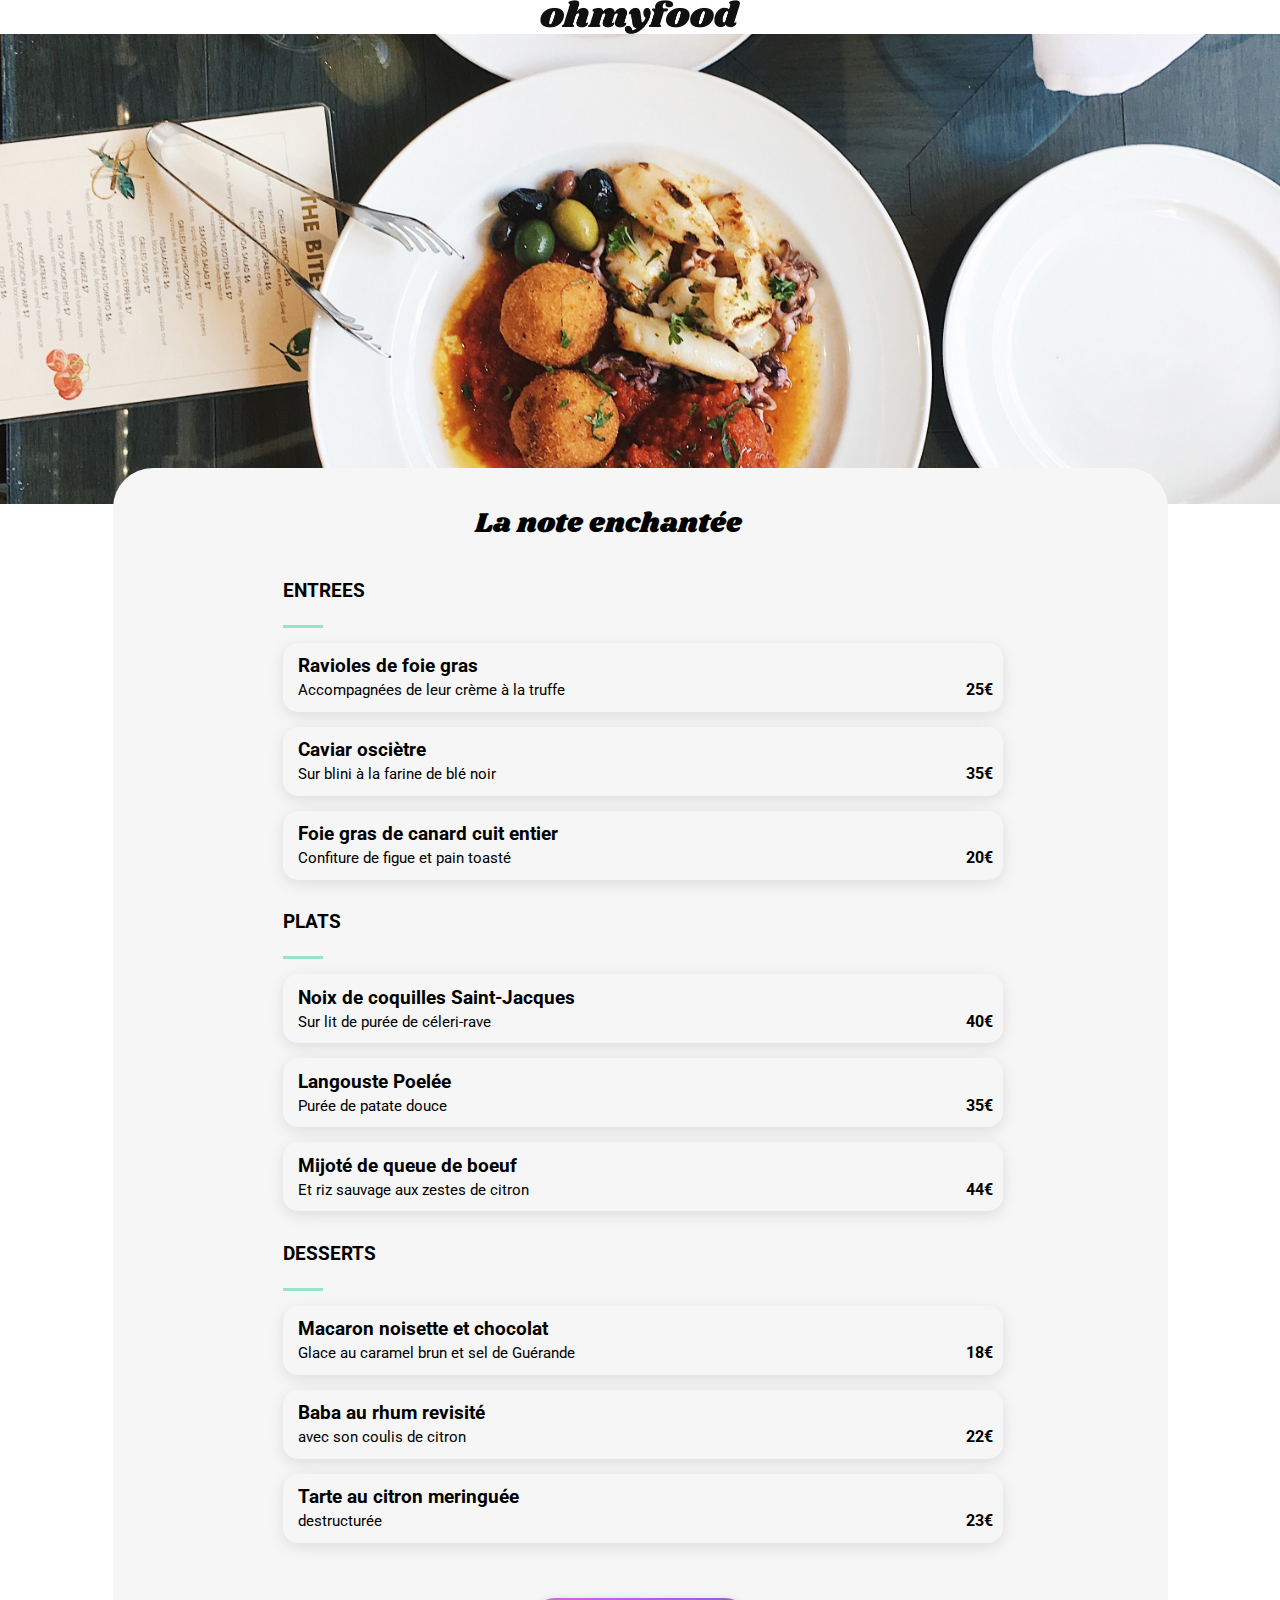
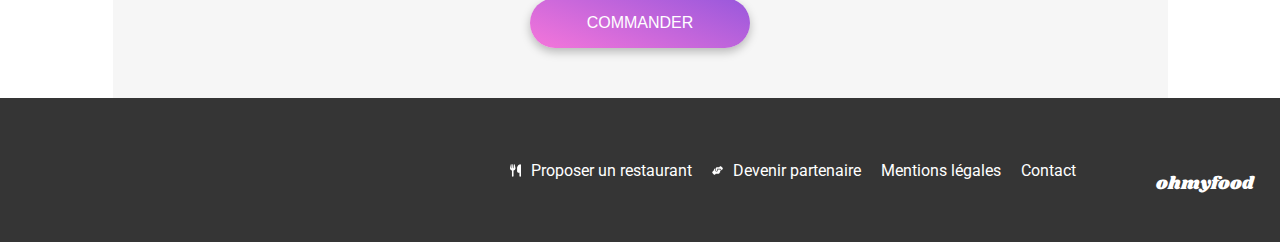
<file: La note enchantée.html>
<!DOCTYPE html>
<html lang="en">
    <head>
        <meta charset="UTF-8">
        <meta http-equiv="X-UA-Compatible" content="IE=edge">
        <meta name="viewport" content="width=device-width, initial-scale=1.0">
        <title>Menu - La palette du goût</title>
        <link rel="preconnect" href="https://fonts.googleapis.com">
        <link rel="preconnect" href="https://fonts.gstatic.com" crossorigin="">
        <link href="https://fonts.googleapis.com/css2?family=Noto+Sans+JP:wght@700&amp;family=Noto+Sans+SC:wght@500&amp;family=Noto+Sans+TC&amp;family=Poppins:wght@100&amp;family=Roboto:wght@400;500&amp;display=swap" rel="stylesheet">
        <link rel="preconnect" href="https://fonts.googleapis.com">
        <link rel="preconnect" href="https://fonts.gstatic.com" crossorigin="">
        <link rel="preconnect" href="https://fonts.googleapis.com">
        <link rel="preconnect" href="https://fonts.gstatic.com" crossorigin="">
        <link href="https://fonts.googleapis.com/css2?family=Roboto:ital,wght@0,100;0,300;0,400;0,500;0,700;0,900;1,100;1,300;1,400;1,500;1,700;1,900&amp;family=Shrikhand&amp;display=swap" rel="stylesheet">
        <link rel="stylesheet" href="https://cdnjs.cloudflare.com/ajax/libs/font-awesome/6.3.0/css/all.min.css" integrity="sha512-SzlrxWUlpfuzQ+pcUCosxcglQRNAq/DZjVsC0lE40xsADsfeQoEypE+enwcOiGjk/bSuGGKHEyjSoQ1zVisanQ==" crossorigin="anonymous" referrerpolicy="no-referrer">
        <link rel="stylesheet" href="restaurant.css">
    </head>
    <title>La note enchantée</title>
<body>
   <!--HEADER-->
    <header class="headerstyle">
        <a href="index.html" class="arrowIcon">
            <div>
                <i class="fa-solid fa-arrow-left">

                </i>
            </div>

        </a>
        <img src="images/logo/ohmyfood.png" alt="logo ohmyfood" class="logo">
    </header>
    <img src="images/restaurants/stil-u2Lp8tXIcjw-unsplash.jpg"  alt="la palette du gout" class="imageStart width100">
    <main class="main">
        <div class="Flexb titleRestaurant width100">
            <h1>La note enchantée</h1>
            <i class="fa-regular fa-heart"></i>

        </div>
        <div class="Menu_resto">
            <h3>ENTREES</h3>
        </div>
        <div class="item_full animation_1">
            <article class="item">
                <div class="item_text">
                    <h3>Ravioles de foie gras</h3>
                    <p>Accompagnées de leur crème à la truffe</p>
                </div>
                <b>25€</b>
                <div class="item_check">
                    <i class="fa-solid fa-check check"></i>
                </div>
            </article>
        </div>
        <div class="item_full animation_2">
            <article class="item">
                <div class="item_text">
                    <h3>Caviar osciètre</h3>
                    <p>Sur blini à la farine de blé noir</p>
                </div>
                <b>35€</b>
                <div class="item_check">
                    <i class="fa-solid fa-check check"></i>
                </div>
            </article>
        </div>
        <div class="item_full animation_3">
            <article class="item">
                <div class="item_text">
                    <h3>Foie gras de canard cuit entier</h3>
                    <p>Confiture de figue et pain toasté</p>
                </div>
                <b>20€</b>
                <div class="item_check">
                    <i class="fa-solid fa-check check"></i>
                </div>
            </article>
        </div>
        <div class="Menu_resto">
            <h3>PLATS</h3>
        </div>
        <div class="item_full animation_1">
        <article class="item">
            <div class="item_text">
                <h3>Noix de coquilles Saint-Jacques</h3>
                <p>Sur lit de purée de céleri-rave</p>
            </div>
            <b>40€</b>
            <div class="item_check">
                <i class="fa-solid fa-check check"></i>
            </div>
        </article>
    </div>
    <div class="item_full animation_2">
        <article class="item">
            <div class="item_text">
                <h3>Langouste Poelée </h3>
                <p>Purée de patate douce</p>
            </div>
            <b>35€</b>
            <div class="item_check">
                <i class="fa-solid fa-check check"></i>
            </div>
        </article>
    </div>
    <div class="item_full animation_3">
        <article class="item">
            <div class="item_text">
                <h3>Mijoté de queue de boeuf</h3>
                <p>Et riz sauvage aux zestes de citron </p>
            </div>
            <b>44€</b>
            <div class="item_check">
                <i class="fa-solid fa-check check"></i>
            </div>
        </article>
    </div>
    
    
    <div class="Menu_resto">
        <h3>DESSERTS</h3>
    </div>
    <div class="item_full animation_1">
        <article class="item">
            <div class="item_text">
                <h3>Macaron noisette et chocolat</h3>
                <p>Glace au caramel brun et sel de Guérande</p>
            </div>
            <b>18€</b>
            <div class="item_check">
                <i class="fa-solid fa-check check"></i>
            </div>
        </article>
    </div>
    <div class="item_full animation_2">
        <article class="item">
            <div class="item_text">
                <h3>Baba au rhum revisité</h3>
                <p>avec son coulis de citron</p>
            </div>
            <b>22€</b>
            <div class="item_check">
                <i class="fa-solid fa-check check"></i>
            </div>
        </article>
    </div>
    <div class="item_full animation_3">
        <article class="item">
            <div class="item_text">
                <h3>Tarte au citron meringuée </h3>
                <p>destructurée</p>
            </div>
            <b>23€</b>
            <div class="item_check">
                <i class="fa-solid fa-check check"></i>
            </div>
        </article>
    </div>
    <div class="commander">
        <button class="btn1 shadowHover" id="#restaurants">COMMANDER</button>
    </div>
        
    </main>
    <footer>
        <div class="footerBox">
            <h2>ohmyfood</h2>
            <ul class="listNoSytle footerList">
                <li>
                    <a href="#" class="textDecorationNone">
                        <svg xmlns="http://www.w3.org/2000/svg" viewBox="0 0 448 512">
                            <path d="M416 0C400 0 288 32 288 176V288c0 35.3 28.7 64 64 64h32V480c0 17.7 14.3 32 32 32s32-14.3 32-32V352 240 
                            32c0-17.7-14.3-32-32-32zM64 16C64 7.8 57.9 1 49.7 .1S34.2 4.6 32.4 12.5L2.1 148.8C.7 155.1 0 161.5 0 167.9c0 
                            45.9 35.1 83.6 80 87.7V480c0 17.7 14.3 32 32 32s32-14.3 32-32V255.6c44.9-4.1 80-41.8 80-87.7c0-6.4-.7-12.8-2.1-19.1L191.6 
                            12.5c-1.8-8-9.3-13.3-17.4-12.4S160 7.8 160 16V150.2c0 5.4-4.4 9.8-9.8 9.8c-5.1 0-9.3-3.9-9.8-9L127.9 14.6C127.2 6.3 
                            120.3 0 112 0s-15.2 6.3-15.9 14.6L83.7 151c-.5 5.1-4.7 9-9.8 9c-5.4 0-9.8-4.4-9.8-9.8V16zm48.3 152l-.3 0-.3 0 .3-.7 .3 .7z"></path></svg>
                        <p>Proposer un restaurant</p>
                    </a>
                </li>
                <li>
                    <a href="#" class="textDecorationNone">
                        <svg xmlns="http://www.w3.org/2000/svg" viewBox="0 0 640 512">
                            <path d="M544 248v3.3l69.7-69.7c21.9-21.9 21.9-57.3 0-79.2L535.6 24.4c-21.9-21.9-57.3-21.9-79.2 0L416.3 
                            64.5c-2.7-.3-5.5-.5-8.3-.5H296c-37.1 0-67.6 28-71.6 64H224V248c0 22.1 17.9 40 40 40s40-17.9 40-40V176c0 0 0-.1 0-.1V160l16 0 136 0c0 
                            0 0 0 .1 0H464c44.2 0 80 35.8 80 80v8zM336 192v56c0 39.8-32.2 72-72 72s-72-32.2-72-72V129.4c-35.9 6.2-65.8 32.3-76 68.2L99.5 255.2 26.3
                            328.4c-21.9 21.9-21.9 57.3 0 79.2l78.1 78.1c21.9 21.9 57.3 21.9 79.2 0l37.7-37.7c.9 0 1.8 .1 2.7 .1H384c26.5 0 48-21.5 48-48c0-5.6-1-11-2.7-16H432c26.5 
                            0 48-21.5 48-48c0-12.8-5-24.4-13.2-33c25.7-5 45.1-27.6 45.2-54.8v-.4c-.1-30.8-25.1-55.8-56-55.8c0 0 0 0 0 0l-120 0z"></path></svg>
                        <p>Devenir partenaire</p>
                    </a>
                </li>
                <li>
                    <a href="#" class="textDecorationNone">
                        <p>Mentions légales</p>
                    </a>
                </li>
                <li>
                    <a href="mailto:mathieudelcourt01@gmail.com" class="textDecorationNone">
                        <p>Contact</p>
                    </a>
                </li>
            </ul>
        </div>
    </footer>
</body>
</html>
</file>
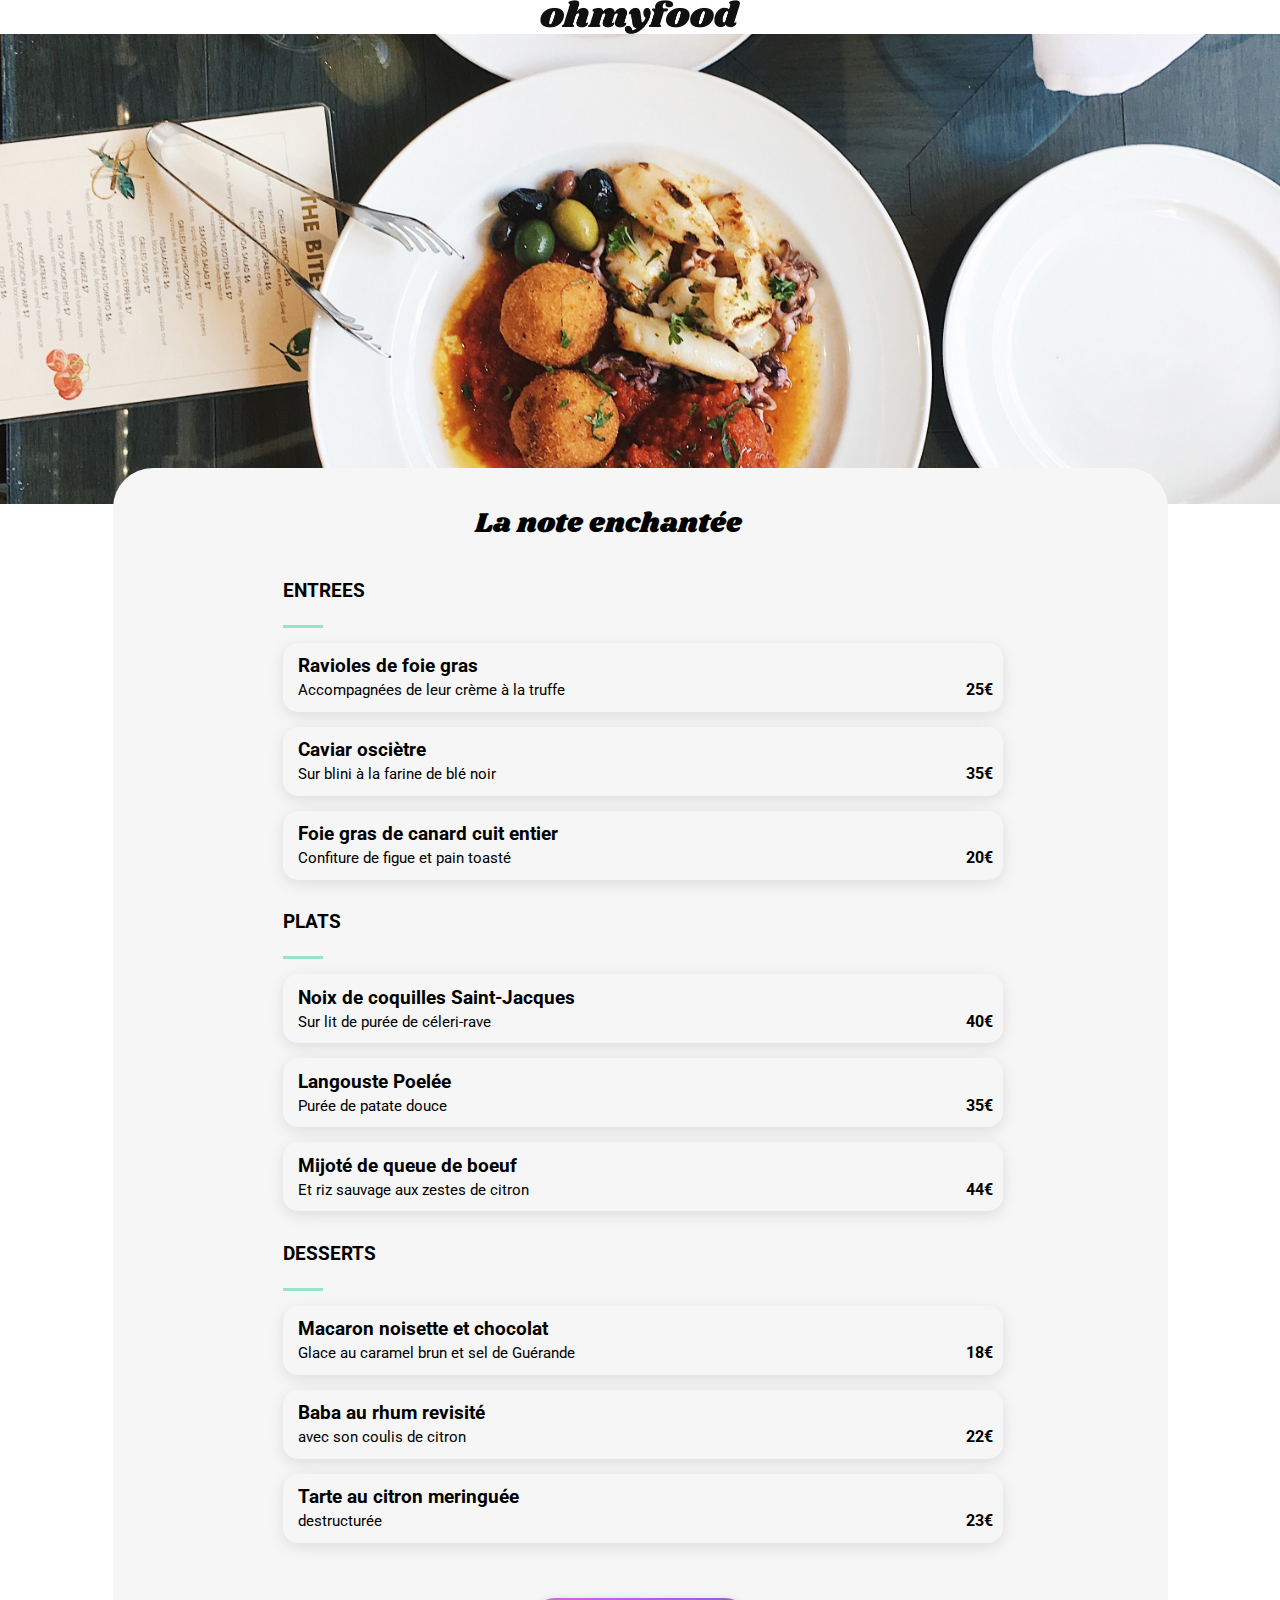
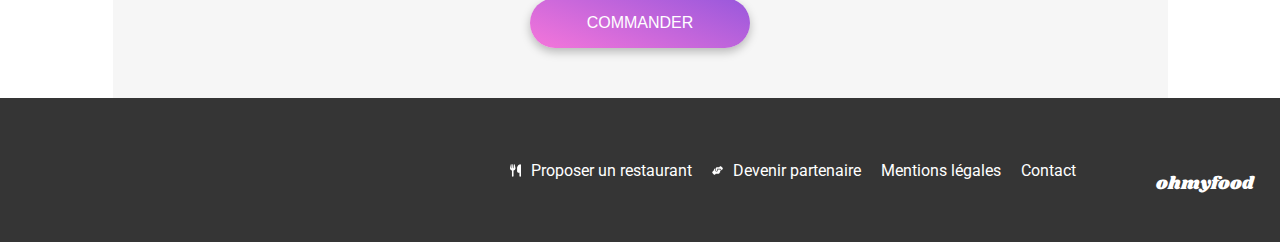
<file: Lanoteenchantée.html>
<!DOCTYPE html>
    <html lang="en">
    <head>
        <meta charset="UTF-8">
        <meta http-equiv="X-UA-Compatible" content="IE=edge">
        <meta name="viewport" content="width=device-width, initial-scale=1.0">
         <title>La note enchantée</title>
        <link rel="preconnect" href="https://fonts.googleapis.com">
        <link rel="preconnect" href="https://fonts.gstatic.com" crossorigin>
        <link href="https://fonts.googleapis.com/css2?family=Noto+Sans+JP:wght@700&family=Noto+Sans+SC:wght@500&family=Noto+Sans+TC&family=Poppins:wght@100&family=Roboto:wght@400;500&display=swap" rel="stylesheet"/>
        <link href="https://fonts.googleapis.com/css2?family=Noto+Sans+JP:wght@700&family=Noto+Sans+SC:wght@500&family=Noto+Sans+TC&family=Poppins:wght@100&family=Roboto:wght@500&family=Shrikhand&display=swap" rel="stylesheet"/>
        <link rel="stylesheet" href="https://cdnjs.cloudflare.com/ajax/libs/font-awesome/6.3.0/css/all.min.css" integrity="sha512-SzlrxWUlpfuzQ+pcUCosxcglQRNAq/DZjVsC0lE40xsADsfeQoEypE+enwcOiGjk/bSuGGKHEyjSoQ1zVisanQ==" crossorigin="anonymous" referrerpolicy="no-referrer"/>
        <link rel="stylesheet" href="restaurant.css">
       

    
    </head>

<body>
   <!--HEADER-->
    <header class="headerstyle">
        <a href="index.html" class="arrowIcon">
            <div>
                <i class="fa-solid fa-arrow-left">

                </i>
            </div>

        </a>
        <img src="images/logo/ohmyfood.png" alt="logo ohmyfood" class="logo">
    </header>
    <img src="images/restaurants/stil-u2Lp8tXIcjw-unsplash.jpg"  alt="la palette du gout" class="imageStart width100">
    <main class="main">
        <div class="Flexb titleRestaurant width100">
            <h1>La note enchantée</h1>
            <i class="fa-regular fa-heart"></i>

        </div>
        <div class="Menu_resto">
            <h3>ENTREES</h3>
        </div>
        <div class="item_full animation_1">
            <article class="item">
                <div class="item_text">
                    <h3>Ravioles de foie gras</h3>
                    <p>Accompagnées de leur crème à la truffe</p>
                </div>
                <b>25€</b>
                <div class="item_check">
                    <i class="fa-solid fa-check check"></i>
                </div>
            </article>
        </div>
        <div class="item_full animation_2">
            <article class="item">
                <div class="item_text">
                    <h3>Caviar osciètre</h3>
                    <p>Sur blini à la farine de blé noir</p>
                </div>
                <b>35€</b>
                <div class="item_check">
                    <i class="fa-solid fa-check check"></i>
                </div>
            </article>
        </div>
        <div class="item_full animation_3">
            <article class="item">
                <div class="item_text">
                    <h3>Foie gras de canard cuit entier</h3>
                    <p>Confiture de figue et pain toasté</p>
                </div>
                <b>20€</b>
                <div class="item_check">
                    <i class="fa-solid fa-check check"></i>
                </div>
            </article>
        </div>
        <div class="Menu_resto">
            <h3>PLATS</h3>
        </div>
        <div class="item_full animation_1">
        <article class="item">
            <div class="item_text">
                <h3>Noix de coquilles Saint-Jacques</h3>
                <p>Sur lit de purée de céleri-rave</p>
            </div>
            <b>40€</b>
            <div class="item_check">
                <i class="fa-solid fa-check check"></i>
            </div>
        </article>
    </div>
    <div class="item_full animation_2">
        <article class="item">
            <div class="item_text">
                <h3>Langouste Poelée </h3>
                <p>Purée de patate douce</p>
            </div>
            <b>35€</b>
            <div class="item_check">
                <i class="fa-solid fa-check check"></i>
            </div>
        </article>
    </div>
    <div class="item_full animation_3">
        <article class="item">
            <div class="item_text">
                <h3>Mijoté de queue de boeuf</h3>
                <p>Et riz sauvage aux zestes de citron </p>
            </div>
            <b>44€</b>
            <div class="item_check">
                <i class="fa-solid fa-check check"></i>
            </div>
        </article>
    </div>
    
    
    <div class="Menu_resto">
        <h3>DESSERTS</h3>
    </div>
    <div class="item_full animation_1">
        <article class="item">
            <div class="item_text">
                <h3>Macaron noisette et chocolat</h3>
                <p>Glace au caramel brun et sel de Guérande</p>
            </div>
            <b>18€</b>
            <div class="item_check">
                <i class="fa-solid fa-check check"></i>
            </div>
        </article>
    </div>
    <div class="item_full animation_2">
        <article class="item">
            <div class="item_text">
                <h3>Baba au rhum revisité</h3>
                <p>avec son coulis de citron</p>
            </div>
            <b>22€</b>
            <div class="item_check">
                <i class="fa-solid fa-check check"></i>
            </div>
        </article>
    </div>
    <div class="item_full animation_3">
        <article class="item">
            <div class="item_text">
                <h3>Tarte au citron meringuée </h3>
                <p>destructurée</p>
            </div>
            <b>23€</b>
            <div class="item_check">
                <i class="fa-solid fa-check check"></i>
            </div>
        </article>
    </div>
    <div class="commander">
        <button class="btn1 shadowHover" id="#restaurants">COMMANDER</button>
    </div>
        
    </main>
    <footer>
        <div class="footerBox">
            <h2>ohmyfood</h2>
            <ul class="listNoSytle footerList">
                <li>
                    <a href="#" class="textDecorationNone">
                        <svg xmlns="http://www.w3.org/2000/svg" viewBox="0 0 448 512">
                            <path d="M416 0C400 0 288 32 288 176V288c0 35.3 28.7 64 64 64h32V480c0 17.7 14.3 32 32 32s32-14.3 32-32V352 240 
                            32c0-17.7-14.3-32-32-32zM64 16C64 7.8 57.9 1 49.7 .1S34.2 4.6 32.4 12.5L2.1 148.8C.7 155.1 0 161.5 0 167.9c0 
                            45.9 35.1 83.6 80 87.7V480c0 17.7 14.3 32 32 32s32-14.3 32-32V255.6c44.9-4.1 80-41.8 80-87.7c0-6.4-.7-12.8-2.1-19.1L191.6 
                            12.5c-1.8-8-9.3-13.3-17.4-12.4S160 7.8 160 16V150.2c0 5.4-4.4 9.8-9.8 9.8c-5.1 0-9.3-3.9-9.8-9L127.9 14.6C127.2 6.3 
                            120.3 0 112 0s-15.2 6.3-15.9 14.6L83.7 151c-.5 5.1-4.7 9-9.8 9c-5.4 0-9.8-4.4-9.8-9.8V16zm48.3 152l-.3 0-.3 0 .3-.7 .3 .7z"></path></svg>
                        <p>Proposer un restaurant</p>
                    </a>
                </li>
                <li>
                    <a href="#" class="textDecorationNone">
                        <svg xmlns="http://www.w3.org/2000/svg" viewBox="0 0 640 512">
                            <path d="M544 248v3.3l69.7-69.7c21.9-21.9 21.9-57.3 0-79.2L535.6 24.4c-21.9-21.9-57.3-21.9-79.2 0L416.3 
                            64.5c-2.7-.3-5.5-.5-8.3-.5H296c-37.1 0-67.6 28-71.6 64H224V248c0 22.1 17.9 40 40 40s40-17.9 40-40V176c0 0 0-.1 0-.1V160l16 0 136 0c0 
                            0 0 0 .1 0H464c44.2 0 80 35.8 80 80v8zM336 192v56c0 39.8-32.2 72-72 72s-72-32.2-72-72V129.4c-35.9 6.2-65.8 32.3-76 68.2L99.5 255.2 26.3
                            328.4c-21.9 21.9-21.9 57.3 0 79.2l78.1 78.1c21.9 21.9 57.3 21.9 79.2 0l37.7-37.7c.9 0 1.8 .1 2.7 .1H384c26.5 0 48-21.5 48-48c0-5.6-1-11-2.7-16H432c26.5 
                            0 48-21.5 48-48c0-12.8-5-24.4-13.2-33c25.7-5 45.1-27.6 45.2-54.8v-.4c-.1-30.8-25.1-55.8-56-55.8c0 0 0 0 0 0l-120 0z"></path></svg>
                        <p>Devenir partenaire</p>
                    </a>
                </li>
                <li>
                    <a href="#" class="textDecorationNone">
                        <p>Mentions légales</p>
                    </a>
                </li>
                <li>
                    <a href="mailto:mathieudelcourt01@gmail.com" class="textDecorationNone">
                        <p>Contact</p>
                    </a>
                </li>
            </ul>
        </div>
    </footer>
</body>
</html>
</file>
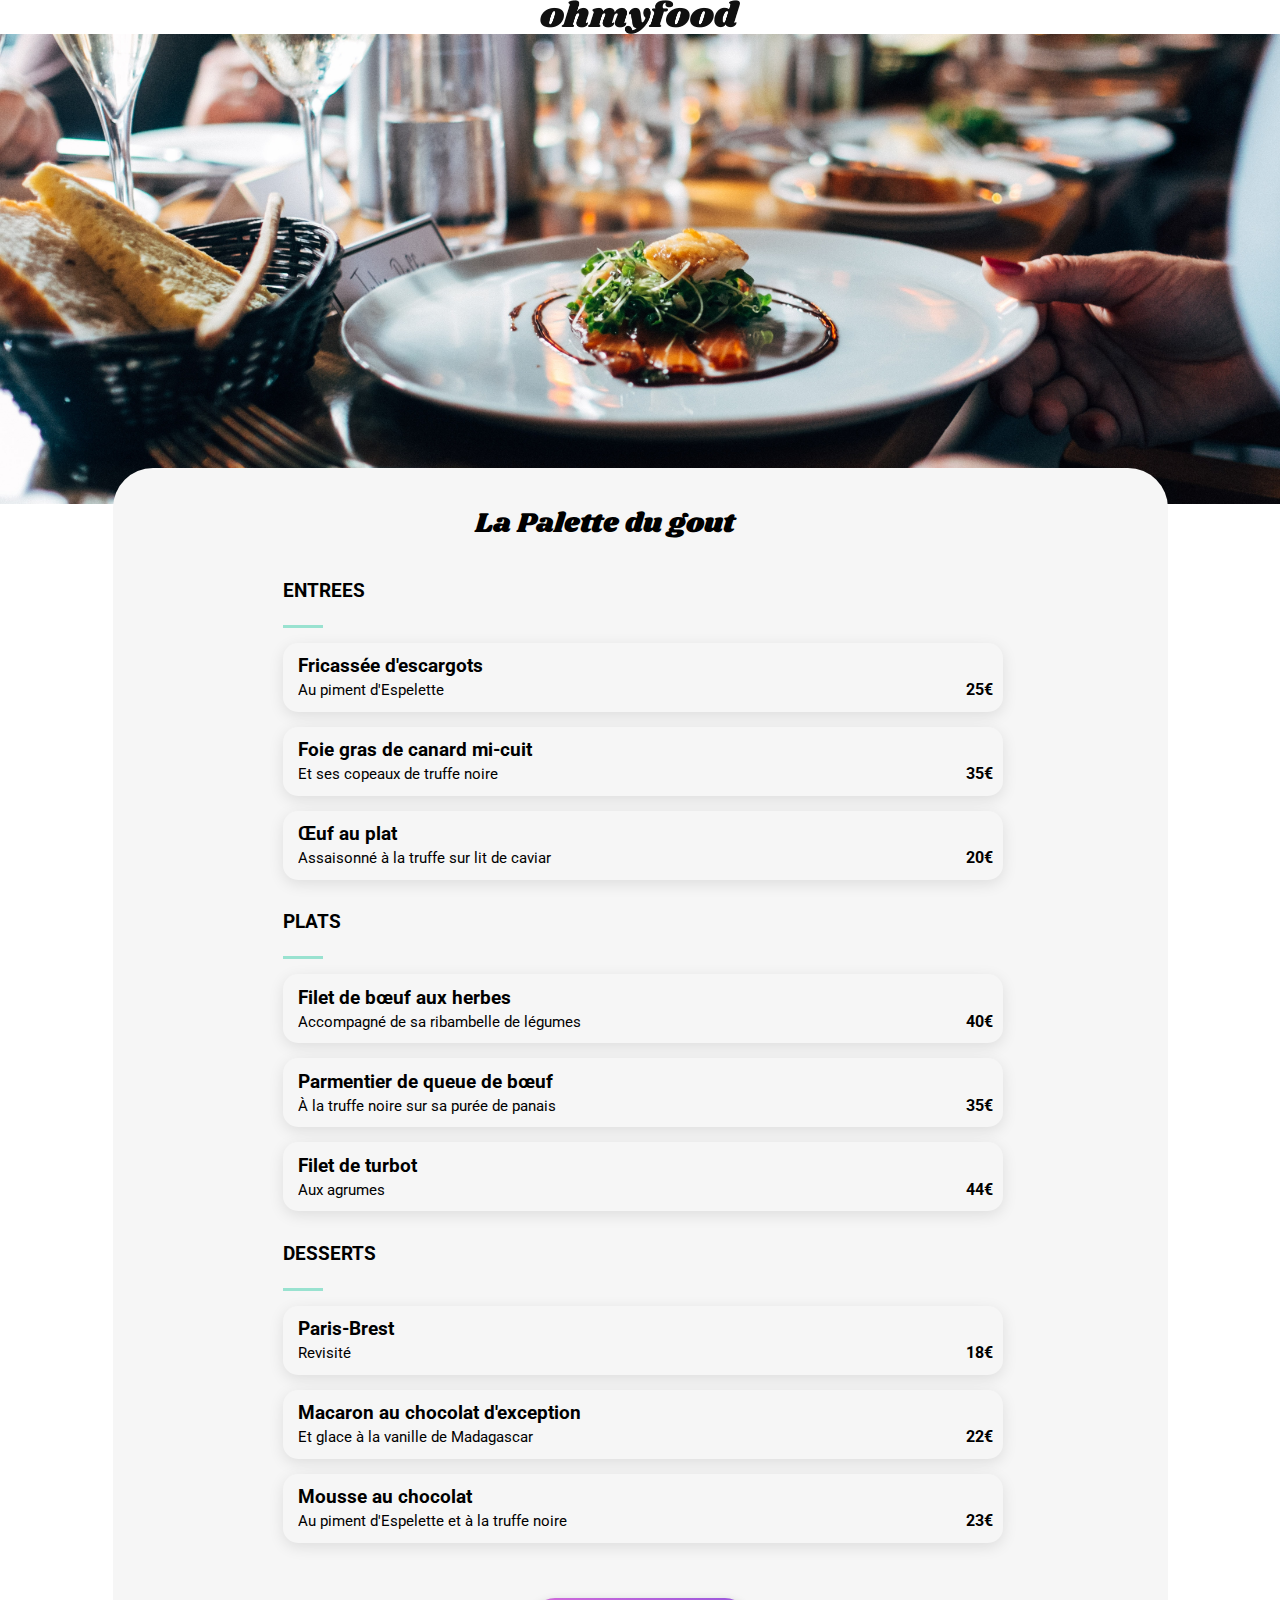
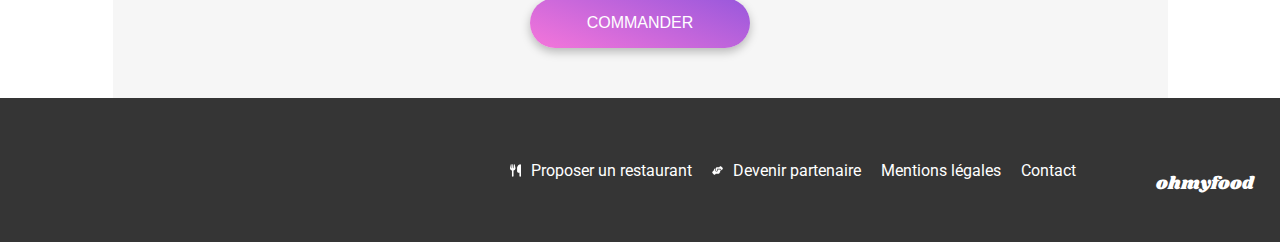
<file: lapalettedugout.html>
<!DOCTYPE html>
<html lang="en">
    <head>
        <meta charset="UTF-8">
        <meta http-equiv="X-UA-Compatible" content="IE=edge">
        <meta name="viewport" content="width=device-width, initial-scale=1.0">
        <title>Menu - La palette du goût</title>
        <link rel="preconnect" href="https://fonts.googleapis.com">
        <link rel="preconnect" href="https://fonts.gstatic.com" crossorigin="">
        <link href="https://fonts.googleapis.com/css2?family=Noto+Sans+JP:wght@700&amp;family=Noto+Sans+SC:wght@500&amp;family=Noto+Sans+TC&amp;family=Poppins:wght@100&amp;family=Roboto:wght@400;500&amp;display=swap" rel="stylesheet">
        <link rel="preconnect" href="https://fonts.googleapis.com">
        <link rel="preconnect" href="https://fonts.gstatic.com" crossorigin="">
        <link rel="preconnect" href="https://fonts.googleapis.com">
        <link rel="preconnect" href="https://fonts.gstatic.com" crossorigin="">
        <link href="https://fonts.googleapis.com/css2?family=Roboto:ital,wght@0,100;0,300;0,400;0,500;0,700;0,900;1,100;1,300;1,400;1,500;1,700;1,900&amp;family=Shrikhand&amp;display=swap" rel="stylesheet">
        <link rel="stylesheet" href="https://cdnjs.cloudflare.com/ajax/libs/font-awesome/6.3.0/css/all.min.css" integrity="sha512-SzlrxWUlpfuzQ+pcUCosxcglQRNAq/DZjVsC0lE40xsADsfeQoEypE+enwcOiGjk/bSuGGKHEyjSoQ1zVisanQ==" crossorigin="anonymous" referrerpolicy="no-referrer">
        <link rel="stylesheet" href="restaurant.css">
            <title>La palette du goût</title>
    </head>

<body>
   <!--HEADER-->
    <header class="headerstyle">
        <a href="index.html" class="arrowIcon">
            <div>
                <i class="fa-solid fa-arrow-left">

                </i>
            </div>

        </a>
        <img src="images/logo/ohmyfood.png" alt="logo ohmyfood" class="logo">
    </header>
    <img src="images/restaurants/jay-wennington-N_Y88TWmGwA-unsplash.jpg"  alt="la palette du gout" class="imageStart width100">
    <main class="main">
        <div class="Flexb titleRestaurant width100">
            <h1> La Palette du gout</h1>
            <i class="fa-regular fa-heart"></i>

        </div>
        <div class="Menu_resto">
            <h3>ENTREES</h3>
        </div>
            <div class="item_full animation_1">
                <article class="item">
                    <div class="item_text">
                        <h3>Fricassée d'escargots</h3>
                        <p>Au piment d'Espelette</p>
                    </div>
                    <b>25€</b>
                    <div class="item_check">
                        <i class="fa-solid fa-check check"></i>
                    </div>
                </article>
            </div>
            <div class="item_full animation_2">
                <article class="item">
                    <div class="item_text">
                        <h3>Foie gras de canard mi-cuit</h3>
                        <p>Et ses copeaux de truffe noire</p>
                    </div>
                    <b>35€</b>
                    <div class="item_check">
                        <i class="fa-solid fa-check check"></i>
                    </div>
                </article>
            </div>
            <div class="item_full animation_3">
                <article class="item ">
                    <div class="item_text">
                        <h3>Œuf au plat</h3>
                        <p>Assaisonné à la truffe sur lit de caviar </p>
                    </div>
                    <b>20€</b>
                    <div class="item_check">
                        <i class="fa-solid fa-check check"></i>
                    </div>
                </article>
            </div>

        
        
        <div class="Menu_resto">
            <h3>PLATS</h3>
        </div>
        <div class="item_full animation_1">
            <article class="item">
                <div class="item_text">
                    <h3>Filet de bœuf aux herbes</h3>
                    <p>Accompagné de sa ribambelle de légumes</p>
                </div>
                <b>40€</b>
                <div class="item_check">
                    <i class="fa-solid fa-check check"></i>
                </div>
            </article>
        </div>
        <div class="item_full animation_2">
            <article class="item">
                <div class="item_text">
                    <h3>Parmentier de queue de bœuf</h3>
                    <p>À la truffe noire sur sa purée de panais</p>
                </div>
                <b>35€</b>
                <div class="item_check">
                    <i class="fa-solid fa-check check"></i>
                </div>
            </article>
        </div>
        <div class="item_full animation_3">
            <article class="item">
                <div class="item_text">
                    <h3>Filet de turbot</h3>
                    <p>Aux agrumes</p>
                </div>
                <b>44€</b>
                <div class="item_check">
                    <i class="fa-solid fa-check check"></i>
                </div>
            </article>
        </div>
        
        
        <div class="Menu_resto">
            <h3>DESSERTS</h3>
        </div>
        <div class="item_full animation_1">
            <article class="item">
                <div class="item_text">
                    <h3>Paris-Brest</h3>
                    <p>Revisité</p>
                </div>
                <b>18€</b>
                <div class="item_check">
                    <i class="fa-solid fa-check check"></i>
                </div>
            </article>
        </div>
        <div class="item_full animation_2">
            <article class="item">
                <div class="item_text">
                    <h3>Macaron au chocolat d'exception</h3>
                    <p>Et glace à la vanille de Madagascar</p>
                </div>
                <b>22€</b>
                <div class="item_check">
                    <i class="fa-solid fa-check check"></i>
                </div>
            </article>
        </div>
        <div class="item_full animation_3">
            <article class="item">
                <div class="item_text">
                    <h3>Mousse au chocolat</h3>
                    <p>Au piment d'Espelette et à la truffe noire</p>
                </div>
                <b>23€</b>
                <div class="item_check">
                    <i class="fa-solid fa-check check"></i>
                </div>
            </article>
        </div>
        <div class="commander">
            <button class="btn1 shadowHover" id="#restaurants">COMMANDER</button>
        </div>              
    </main>
    <footer>
        <div class="footerBox">
            <h2>ohmyfood</h2>
            <ul class="listNoSytle footerList">
                <li>
                    <a href="#" class="textDecorationNone">
                        <svg xmlns="http://www.w3.org/2000/svg" viewBox="0 0 448 512">
                            <path d="M416 0C400 0 288 32 288 176V288c0 35.3 28.7 64 64 64h32V480c0 17.7 14.3 32 32 32s32-14.3 32-32V352 240 
                            32c0-17.7-14.3-32-32-32zM64 16C64 7.8 57.9 1 49.7 .1S34.2 4.6 32.4 12.5L2.1 148.8C.7 155.1 0 161.5 0 167.9c0 
                            45.9 35.1 83.6 80 87.7V480c0 17.7 14.3 32 32 32s32-14.3 32-32V255.6c44.9-4.1 80-41.8 80-87.7c0-6.4-.7-12.8-2.1-19.1L191.6 
                            12.5c-1.8-8-9.3-13.3-17.4-12.4S160 7.8 160 16V150.2c0 5.4-4.4 9.8-9.8 9.8c-5.1 0-9.3-3.9-9.8-9L127.9 14.6C127.2 6.3 
                            120.3 0 112 0s-15.2 6.3-15.9 14.6L83.7 151c-.5 5.1-4.7 9-9.8 9c-5.4 0-9.8-4.4-9.8-9.8V16zm48.3 152l-.3 0-.3 0 .3-.7 .3 .7z"></path></svg>
                        <p>Proposer un restaurant</p>
                    </a>
                </li>
                <li>
                    <a href="#" class="textDecorationNone">
                        <svg xmlns="http://www.w3.org/2000/svg" viewBox="0 0 640 512">
                            <path d="M544 248v3.3l69.7-69.7c21.9-21.9 21.9-57.3 0-79.2L535.6 24.4c-21.9-21.9-57.3-21.9-79.2 0L416.3 
                            64.5c-2.7-.3-5.5-.5-8.3-.5H296c-37.1 0-67.6 28-71.6 64H224V248c0 22.1 17.9 40 40 40s40-17.9 40-40V176c0 0 0-.1 0-.1V160l16 0 136 0c0 
                            0 0 0 .1 0H464c44.2 0 80 35.8 80 80v8zM336 192v56c0 39.8-32.2 72-72 72s-72-32.2-72-72V129.4c-35.9 6.2-65.8 32.3-76 68.2L99.5 255.2 26.3
                            328.4c-21.9 21.9-21.9 57.3 0 79.2l78.1 78.1c21.9 21.9 57.3 21.9 79.2 0l37.7-37.7c.9 0 1.8 .1 2.7 .1H384c26.5 0 48-21.5 48-48c0-5.6-1-11-2.7-16H432c26.5 
                            0 48-21.5 48-48c0-12.8-5-24.4-13.2-33c25.7-5 45.1-27.6 45.2-54.8v-.4c-.1-30.8-25.1-55.8-56-55.8c0 0 0 0 0 0l-120 0z"></path></svg>
                        <p>Devenir partenaire</p>
                    </a>
                </li>
                <li>
                    <a href="#" class="textDecorationNone">
                        <p>Mentions légales</p>
                    </a>
                </li>
                <li>
                    <a href="mailto:mathieudelcourt01@gmail.com" class="textDecorationNone">
                        <p>Contact</p>
                    </a>
                </li>
            </ul>
        </div>
    </footer>
    
   

                    

              
      

        
  


        
  
    
</body>
</html>
</file>
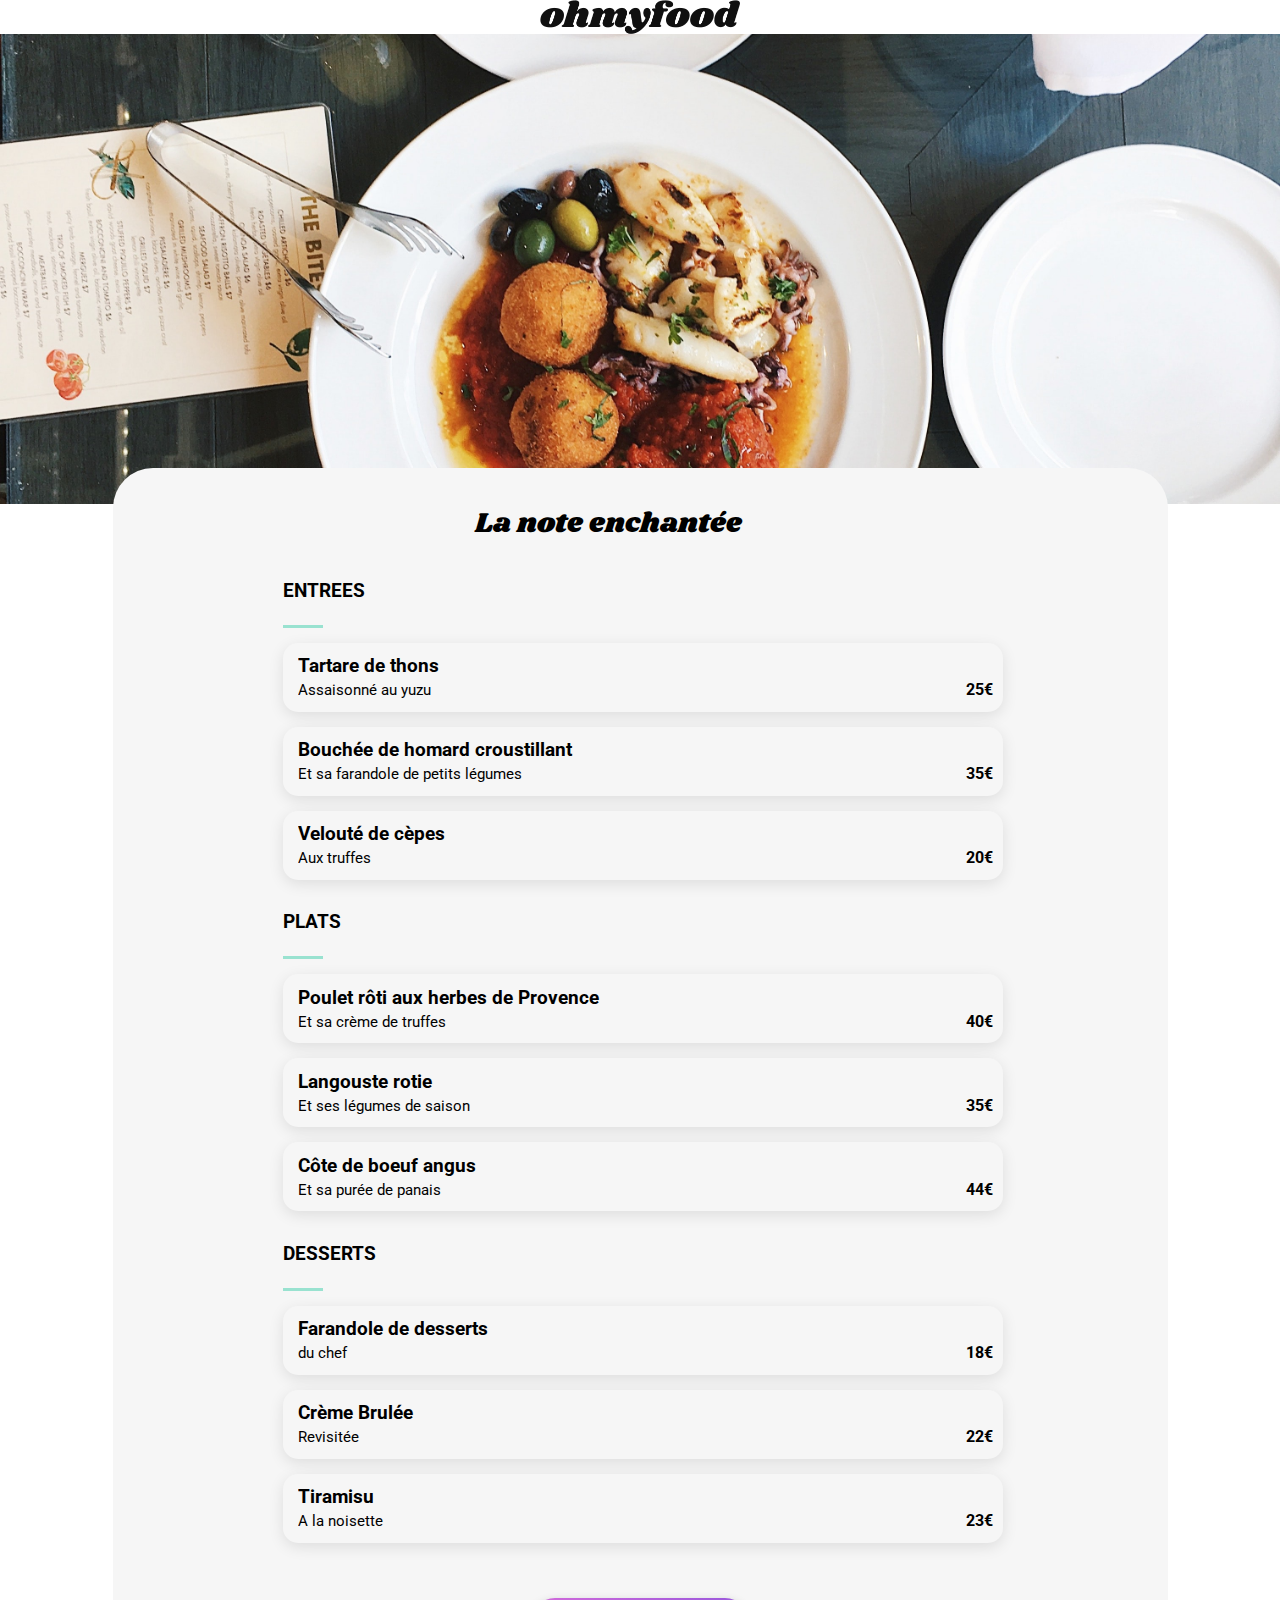
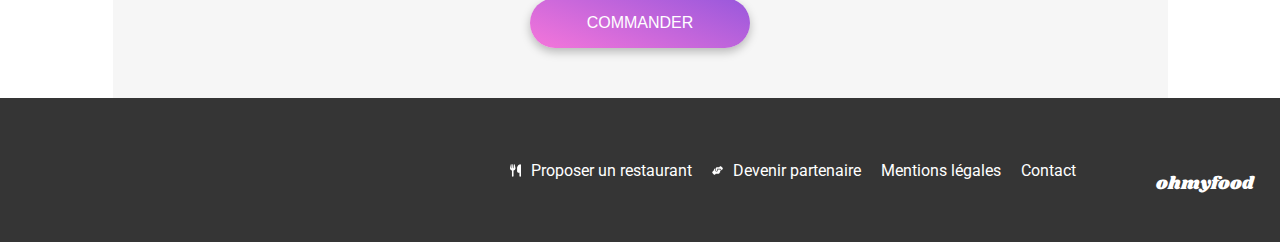
<file: lesdelicesdusens.html>
<!DOCTYPE html>
<html lang="en">
    <head>
        <meta charset="UTF-8">
        <meta http-equiv="X-UA-Compatible" content="IE=edge">
        <meta name="viewport" content="width=device-width, initial-scale=1.0">
        <title>Les delices des sens</title>
        <link rel="preconnect" href="https://fonts.googleapis.com">
        <link rel="preconnect" href="https://fonts.gstatic.com" crossorigin="">
        <link href="https://fonts.googleapis.com/css2?family=Noto+Sans+JP:wght@700&amp;family=Noto+Sans+SC:wght@500&amp;family=Noto+Sans+TC&amp;family=Poppins:wght@100&amp;family=Roboto:wght@400;500&amp;display=swap" rel="stylesheet">
        <link rel="preconnect" href="https://fonts.googleapis.com">
        <link rel="preconnect" href="https://fonts.gstatic.com" crossorigin="">
        <link rel="preconnect" href="https://fonts.googleapis.com">
        <link rel="preconnect" href="https://fonts.gstatic.com" crossorigin="">
        <link href="https://fonts.googleapis.com/css2?family=Roboto:ital,wght@0,100;0,300;0,400;0,500;0,700;0,900;1,100;1,300;1,400;1,500;1,700;1,900&amp;family=Shrikhand&amp;display=swap" rel="stylesheet">
        <link rel="stylesheet" href="https://cdnjs.cloudflare.com/ajax/libs/font-awesome/6.3.0/css/all.min.css" integrity="sha512-SzlrxWUlpfuzQ+pcUCosxcglQRNAq/DZjVsC0lE40xsADsfeQoEypE+enwcOiGjk/bSuGGKHEyjSoQ1zVisanQ==" crossorigin="anonymous" referrerpolicy="no-referrer">
        <link rel="stylesheet" href="restaurant.css">
      
    </head>

<body>
    
   <!--HEADER-->
    <header class="headerstyle">
        <a href="index.html" class="arrowIcon">
            <div>
                <i class="fa-solid fa-arrow-left">

                </i>
            </div>

        </a>
        <img src="images/logo/ohmyfood.png" alt="logo ohmyfood" class="logo">
    </header>
    <img src="images/restaurants/stil-u2Lp8tXIcjw-unsplash.jpg"  alt="la palette du gout" class="imageStart width100">
    <main class="main">
        <div class="Flexb titleRestaurant width100">
            <h1>La note enchantée</h1>
            <i class="fa-regular fa-heart"></i>

        </div>
        <div class="Menu_resto">
            <h3>ENTREES</h3>
        </div>
            <div class="item_full animation_1">
                <article class="item">
                    <div class="item_text">
                        <h3>Tartare de thons</h3>
                        <p>Assaisonné au yuzu</p>
                    </div>
                    <b>25€</b>
                    <div class="item_check">
                        <i class="fa-solid fa-check check"></i>
                    </div>
                </article>
            </div>
            <div class="item_full animation_2">
                <article class="item">
                    <div class="item_text">
                        <h3>Bouchée de homard croustillant </h3>
                        <p>Et sa farandole de petits légumes</p>
                    </div>
                    <b>35€</b>
                    <div class="item_check">
                        <i class="fa-solid fa-check check"></i>
                    </div>
                </article>
            </div>
            <div class="item_full animation_3">
                <article class="item">
                    <div class="item_text">
                        <h3>Velouté de cèpes</h3>
                        <p>Aux truffes</p>
                    </div>
                    <b>20€</b>
                    <div class="item_check">
                        <i class="fa-solid fa-check check"></i>
                    </div>
                </article>
            </div>

        
        
        <div class="Menu_resto">
            <h3>PLATS</h3>
        </div>
        <div class="item_full animation_1">
            <article class="item">
                <div class="item_text">
                    <h3>Poulet rôti aux herbes de Provence</h3>
                    <p>Et sa crème de truffes</p>
                </div>
                <b>40€</b>
                <div class="item_check">
                    <i class="fa-solid fa-check check"></i>
                </div>
            </article>
        </div>
        <div class="item_full animation_2">
            <article class="item">
                <div class="item_text">
                    <h3>Langouste rotie </h3>
                    <p>Et ses légumes de saison</p>
                </div>
                <b>35€</b>
                <div class="item_check">
                    <i class="fa-solid fa-check check"></i>
                </div>
            </article>
        </div>
        <div class="item_full animation_3">
            <article class="item">
                <div class="item_text">
                    <h3>Côte de boeuf angus</h3>
                    <p>Et sa purée de panais</p>
                </div>
                <b>44€</b>
                <div class="item_check">
                    <i class="fa-solid fa-check check"></i>
                </div>
            </article>
        </div>
        
        
        <div class="Menu_resto">
            <h3>DESSERTS</h3>
        </div>
        <div class="item_full animation_1">
            <article class="item">
                <div class="item_text">
                    <h3>Farandole de desserts</h3>
                    <p>du chef</p>
                </div>
                <b>18€</b>
                <div class="item_check">
                    <i class="fa-solid fa-check check"></i>
                </div>
            </article>
        </div>
        <div class="item_full animation_2">
            <article class="item">
                <div class="item_text">
                    <h3>Crème Brulée</h3>
                    <p>Revisitée</p>
                </div>
                <b>22€</b>
                <div class="item_check">
                    <i class="fa-solid fa-check check"></i>
                </div>
            </article>
        </div>
        <div class="item_full animation_3">
            <article class="item">
                <div class="item_text">
                    <h3>Tiramisu</h3>
                    <p>A la noisette</p>
                </div>
                <b>23€</b>
                <div class="item_check">
                    <i class="fa-solid fa-check check"></i>
                </div>
            </article>
        </div>
        <div class="commander">
            <button class="btn1 shadowHover" id="#restaurants">COMMANDER</button>
        </div>
      </main>
    <footer>
        <div class="footerBox">
            <h2>ohmyfood</h2>
            <ul class="listNoSytle footerList">
                <li>
                    <a href="#" class="textDecorationNone">
                        <svg xmlns="http://www.w3.org/2000/svg" viewBox="0 0 448 512">
                            <path d="M416 0C400 0 288 32 288 176V288c0 35.3 28.7 64 64 64h32V480c0 17.7 14.3 32 32 32s32-14.3 32-32V352 240 
                            32c0-17.7-14.3-32-32-32zM64 16C64 7.8 57.9 1 49.7 .1S34.2 4.6 32.4 12.5L2.1 148.8C.7 155.1 0 161.5 0 167.9c0 
                            45.9 35.1 83.6 80 87.7V480c0 17.7 14.3 32 32 32s32-14.3 32-32V255.6c44.9-4.1 80-41.8 80-87.7c0-6.4-.7-12.8-2.1-19.1L191.6 
                            12.5c-1.8-8-9.3-13.3-17.4-12.4S160 7.8 160 16V150.2c0 5.4-4.4 9.8-9.8 9.8c-5.1 0-9.3-3.9-9.8-9L127.9 14.6C127.2 6.3 
                            120.3 0 112 0s-15.2 6.3-15.9 14.6L83.7 151c-.5 5.1-4.7 9-9.8 9c-5.4 0-9.8-4.4-9.8-9.8V16zm48.3 152l-.3 0-.3 0 .3-.7 .3 .7z"></path></svg>
                        <p>Proposer un restaurant</p>
                    </a>
                </li>
                <li>
                    <a href="#" class="textDecorationNone">
                        <svg xmlns="http://www.w3.org/2000/svg" viewBox="0 0 640 512">
                            <path d="M544 248v3.3l69.7-69.7c21.9-21.9 21.9-57.3 0-79.2L535.6 24.4c-21.9-21.9-57.3-21.9-79.2 0L416.3 
                            64.5c-2.7-.3-5.5-.5-8.3-.5H296c-37.1 0-67.6 28-71.6 64H224V248c0 22.1 17.9 40 40 40s40-17.9 40-40V176c0 0 0-.1 0-.1V160l16 0 136 0c0 
                            0 0 0 .1 0H464c44.2 0 80 35.8 80 80v8zM336 192v56c0 39.8-32.2 72-72 72s-72-32.2-72-72V129.4c-35.9 6.2-65.8 32.3-76 68.2L99.5 255.2 26.3
                            328.4c-21.9 21.9-21.9 57.3 0 79.2l78.1 78.1c21.9 21.9 57.3 21.9 79.2 0l37.7-37.7c.9 0 1.8 .1 2.7 .1H384c26.5 0 48-21.5 48-48c0-5.6-1-11-2.7-16H432c26.5 
                            0 48-21.5 48-48c0-12.8-5-24.4-13.2-33c25.7-5 45.1-27.6 45.2-54.8v-.4c-.1-30.8-25.1-55.8-56-55.8c0 0 0 0 0 0l-120 0z"></path></svg>
                        <p>Devenir partenaire</p>
                    </a>
                </li>
                <li>
                    <a href="#" class="textDecorationNone">
                        <p>Mentions légales</p>
                    </a>
                </li>
                <li>
                    <a href="mailto:mathieudelcourt01@gmail.com" class="textDecorationNone">
                        <p>Contact</p>
                    </a>
                </li>
            </ul>
        </div>
    </footer>
</body>
</html>
</file>
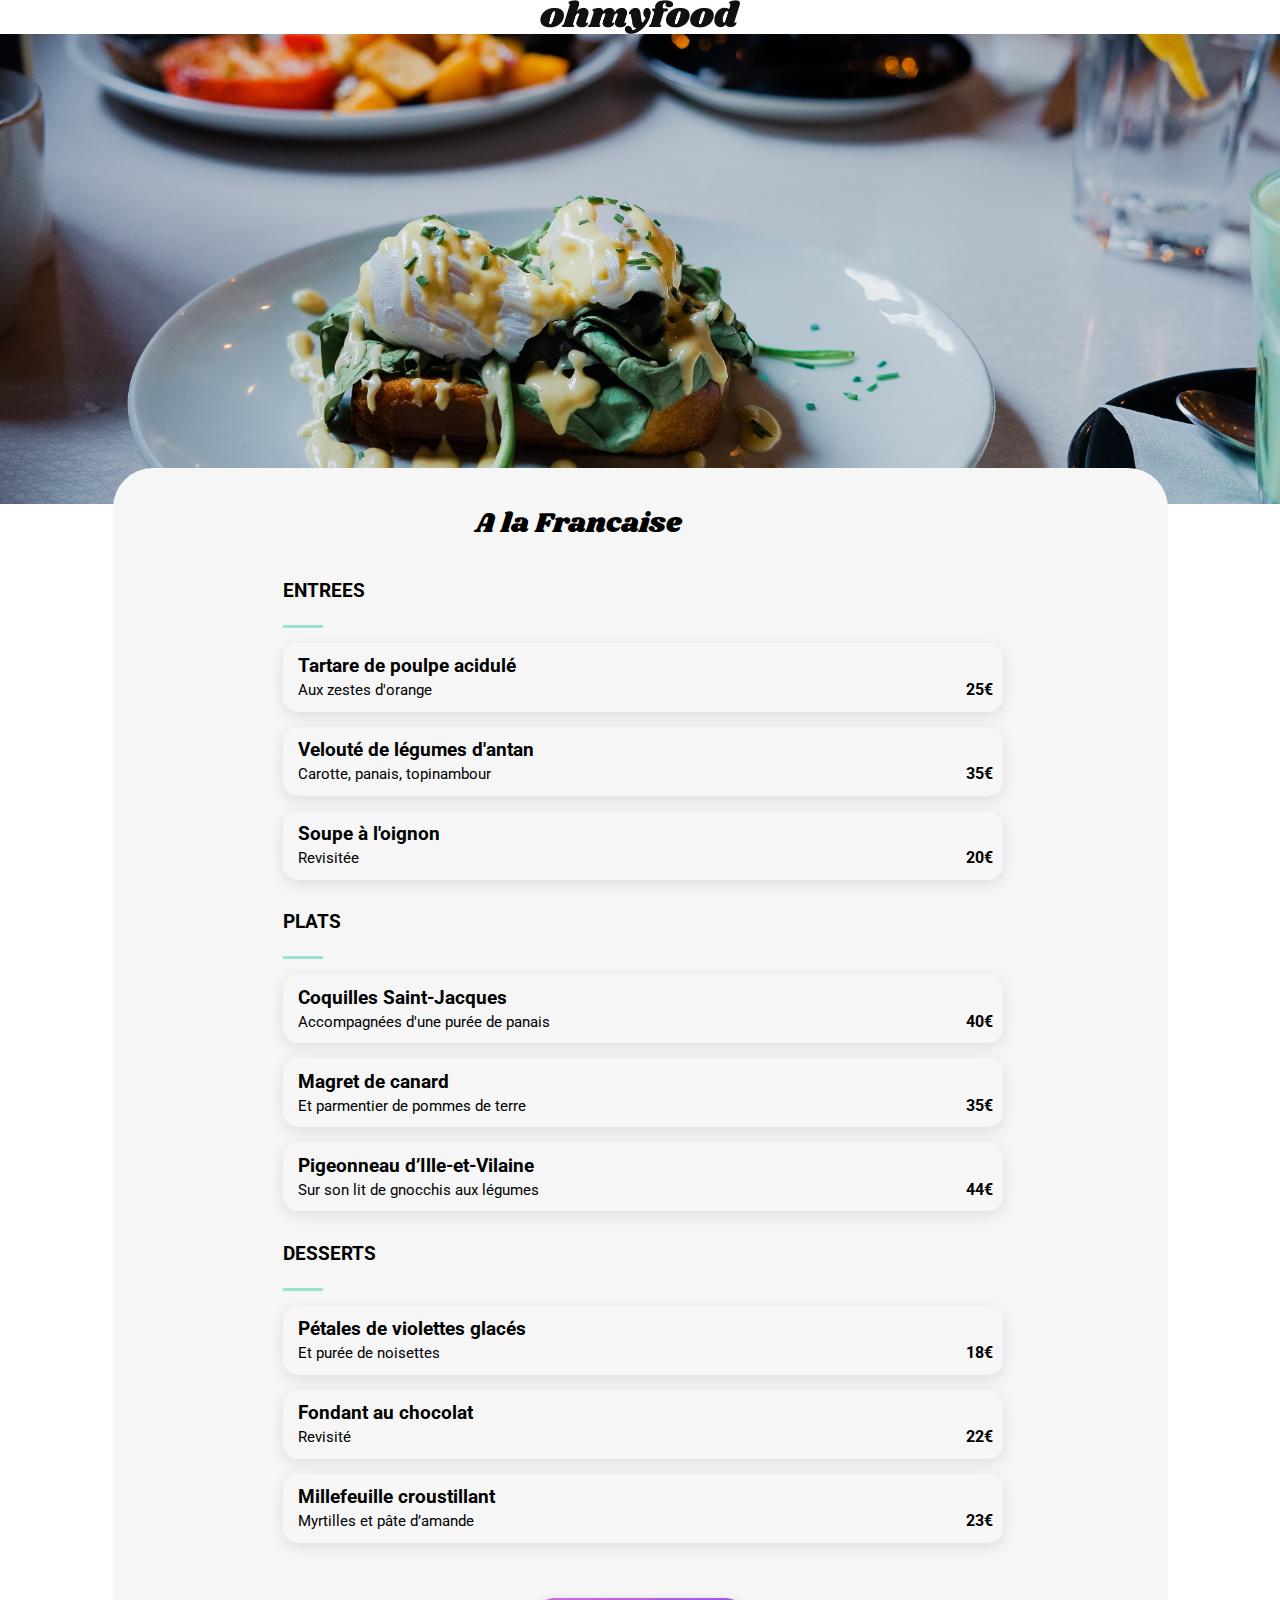
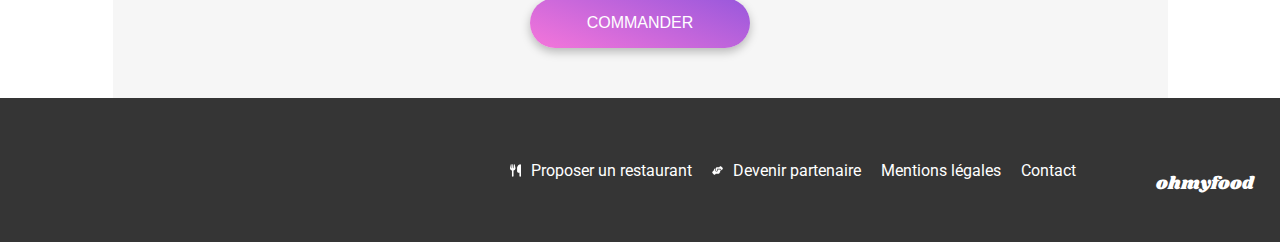
<file: àlafrancaise.html>
<!DOCTYPE html>
<html lang="en">
    <head>
        <meta charset="UTF-8">
        <meta http-equiv="X-UA-Compatible" content="IE=edge">
        <meta name="viewport" content="width=device-width, initial-scale=1.0">
        <title> A la Francaise</title>
        <link rel="preconnect" href="https://fonts.googleapis.com">
        <link rel="preconnect" href="https://fonts.gstatic.com" crossorigin="">
        <link href="https://fonts.googleapis.com/css2?family=Noto+Sans+JP:wght@700&amp;family=Noto+Sans+SC:wght@500&amp;family=Noto+Sans+TC&amp;family=Poppins:wght@100&amp;family=Roboto:wght@400;500&amp;display=swap" rel="stylesheet">
        <link rel="preconnect" href="https://fonts.googleapis.com">
        <link rel="preconnect" href="https://fonts.gstatic.com" crossorigin="">
        <link rel="preconnect" href="https://fonts.googleapis.com">
        <link rel="preconnect" href="https://fonts.gstatic.com" crossorigin="">
        <link href="https://fonts.googleapis.com/css2?family=Roboto:ital,wght@0,100;0,300;0,400;0,500;0,700;0,900;1,100;1,300;1,400;1,500;1,700;1,900&amp;family=Shrikhand&amp;display=swap" rel="stylesheet">
        <link rel="stylesheet" href="https://cdnjs.cloudflare.com/ajax/libs/font-awesome/6.3.0/css/all.min.css" integrity="sha512-SzlrxWUlpfuzQ+pcUCosxcglQRNAq/DZjVsC0lE40xsADsfeQoEypE+enwcOiGjk/bSuGGKHEyjSoQ1zVisanQ==" crossorigin="anonymous" referrerpolicy="no-referrer">
        <link rel="stylesheet" href="restaurant.css">
        
    </head>
    
<body>
   <!--HEADER-->
    <header class="headerstyle">
        <a href="index.html" class="arrowIcon">
            <div>
                <i class="fa-solid fa-arrow-left">

                </i>
            </div>

        </a>
        <img src="images/logo/ohmyfood.png" alt="logo ohmyfood" class="logo">
    </header>
    <img src="images/restaurants/toa-heftiba-DQKerTsQwi0-unsplash.jpg"  alt="la palette du gout" class="imageStart width100">
    <main class="main">
        <div class="Flexb titleRestaurant width100">
            <h1>A la Francaise</h1>
            <i class="fa-regular fa-heart"></i>

        </div>
        <div class="Menu_resto">
            <h3>ENTREES</h3>
        </div>
        <div class="item_full animation_1">
            <article class="item">
                <div class="item_text">
                    <h3>Tartare de poulpe acidulé</h3>
                    <p>Aux zestes d'orange</p>
                </div>
                <b>25€</b>
                <div class="item_check">
                    <i class="fa-solid fa-check check"></i>
                </div>
            </article>
        </div>
        <div class="item_full animation_2">
            <article class="item">
                <div class="item_text">
                    <h3>Velouté de légumes d'antan</h3>
                    <p>Carotte, panais, topinambour</p>
                </div>
                <b>35€</b>
                <div class="item_check">
                    <i class="fa-solid fa-check check"></i>
                </div>
            </article>
        </div>
        <div class="item_full animation_3">
            <article class="item">
                <div class="item_text">
                    <h3>Soupe à l'oignon</h3>
                    <p>Revisitée</p>
                </div>
                <b>20€</b>
                <div class="item_check">
                    <i class="fa-solid fa-check check"></i>
                </div>
            </article>
        </div>
        <div class="Menu_resto">
            <h3>PLATS</h3>
        </div>
        <div class="item_full animation_1">
        <article class="item">
            <div class="item_text">
                <h3>Coquilles Saint-Jacques </h3>
                <p>Accompagnées d'une purée de panais</p>
            </div>
            <b>40€</b>
            <div class="item_check">
                <i class="fa-solid fa-check check"></i>
            </div>
        </article>
    </div>
    <div class="item_full animation_2">
        <article class="item">
            <div class="item_text">
                <h3>Magret de canard</h3>
                <p>Et parmentier de pommes de terre
                </p>
            </div>
            <b>35€</b>
            <div class="item_check">
                <i class="fa-solid fa-check check"></i>
            </div>
        </article>
    </div>
    <div class="item_full animation_3">
        <article class="item">
            <div class="item_text">
                <h3>Pigeonneau d’Ille-et-Vilaine</h3>
                <p>Sur son lit de gnocchis aux légumes </p>
            </div>
            <b>44€</b>
            <div class="item_check">
                <i class="fa-solid fa-check check"></i>
            </div>
        </article>
    </div>
    
    
    <div class="Menu_resto">
        <h3>DESSERTS</h3>
    </div>
    <div class="item_full animation_1">
        <article class="item">
            <div class="item_text">
                <h3>Pétales de violettes glacés</h3>
                <p>Et purée de noisettes</p>
            </div>
            <b>18€</b>
            <div class="item_check">
                <i class="fa-solid fa-check check"></i>
            </div>
        </article>
    </div>
    <div class="item_full animation_2">
        <article class="item">
            <div class="item_text">
                <h3>Fondant au chocolat</h3>
                <p>Revisité</p>
            </div>
            <b>22€</b>
            <div class="item_check">
                <i class="fa-solid fa-check check"></i>
            </div>
        </article>
    </div>
    <div class="item_full animation_3">
        <article class="item">
            <div class="item_text">
                <h3>Millefeuille croustillant</h3>
                <p>Myrtilles et pâte d’amande</p>
            </div>
            <b>23€</b>
            <div class="item_check">
                <i class="fa-solid fa-check check"></i>
            </div>
        </article>
    </div>
    <div class="commander">
        <button class="btn1 shadowHover" id="#restaurants">COMMANDER</button>
    </div>
    </main>
    <footer>
        <div class="footerBox">
            <h2>ohmyfood</h2>
            <ul class="listNoSytle footerList">
                <li>
                    <a href="#" class="textDecorationNone">
                        <svg xmlns="http://www.w3.org/2000/svg" viewBox="0 0 448 512">
                            <path d="M416 0C400 0 288 32 288 176V288c0 35.3 28.7 64 64 64h32V480c0 17.7 14.3 32 32 32s32-14.3 32-32V352 240 
                            32c0-17.7-14.3-32-32-32zM64 16C64 7.8 57.9 1 49.7 .1S34.2 4.6 32.4 12.5L2.1 148.8C.7 155.1 0 161.5 0 167.9c0 
                            45.9 35.1 83.6 80 87.7V480c0 17.7 14.3 32 32 32s32-14.3 32-32V255.6c44.9-4.1 80-41.8 80-87.7c0-6.4-.7-12.8-2.1-19.1L191.6 
                            12.5c-1.8-8-9.3-13.3-17.4-12.4S160 7.8 160 16V150.2c0 5.4-4.4 9.8-9.8 9.8c-5.1 0-9.3-3.9-9.8-9L127.9 14.6C127.2 6.3 
                            120.3 0 112 0s-15.2 6.3-15.9 14.6L83.7 151c-.5 5.1-4.7 9-9.8 9c-5.4 0-9.8-4.4-9.8-9.8V16zm48.3 152l-.3 0-.3 0 .3-.7 .3 .7z"></path></svg>
                        <p>Proposer un restaurant</p>
                    </a>
                </li>
                <li>
                    <a href="#" class="textDecorationNone">
                        <svg xmlns="http://www.w3.org/2000/svg" viewBox="0 0 640 512">
                            <path d="M544 248v3.3l69.7-69.7c21.9-21.9 21.9-57.3 0-79.2L535.6 24.4c-21.9-21.9-57.3-21.9-79.2 0L416.3 
                            64.5c-2.7-.3-5.5-.5-8.3-.5H296c-37.1 0-67.6 28-71.6 64H224V248c0 22.1 17.9 40 40 40s40-17.9 40-40V176c0 0 0-.1 0-.1V160l16 0 136 0c0 
                            0 0 0 .1 0H464c44.2 0 80 35.8 80 80v8zM336 192v56c0 39.8-32.2 72-72 72s-72-32.2-72-72V129.4c-35.9 6.2-65.8 32.3-76 68.2L99.5 255.2 26.3
                            328.4c-21.9 21.9-21.9 57.3 0 79.2l78.1 78.1c21.9 21.9 57.3 21.9 79.2 0l37.7-37.7c.9 0 1.8 .1 2.7 .1H384c26.5 0 48-21.5 48-48c0-5.6-1-11-2.7-16H432c26.5 
                            0 48-21.5 48-48c0-12.8-5-24.4-13.2-33c25.7-5 45.1-27.6 45.2-54.8v-.4c-.1-30.8-25.1-55.8-56-55.8c0 0 0 0 0 0l-120 0z"></path></svg>
                        <p>Devenir partenaire</p>
                    </a>
                </li>
                <li>
                    <a href="#" class="textDecorationNone">
                        <p>Mentions légales</p>
                    </a>
                </li>
                <li>
                    <a href="mailto:mathieudelcourt01@gmail.com" class="textDecorationNone">
                        <p>Contact</p>
                    </a>
                </li>
            </ul>
        </div>
    </footer>
</body>
</html>
</file>
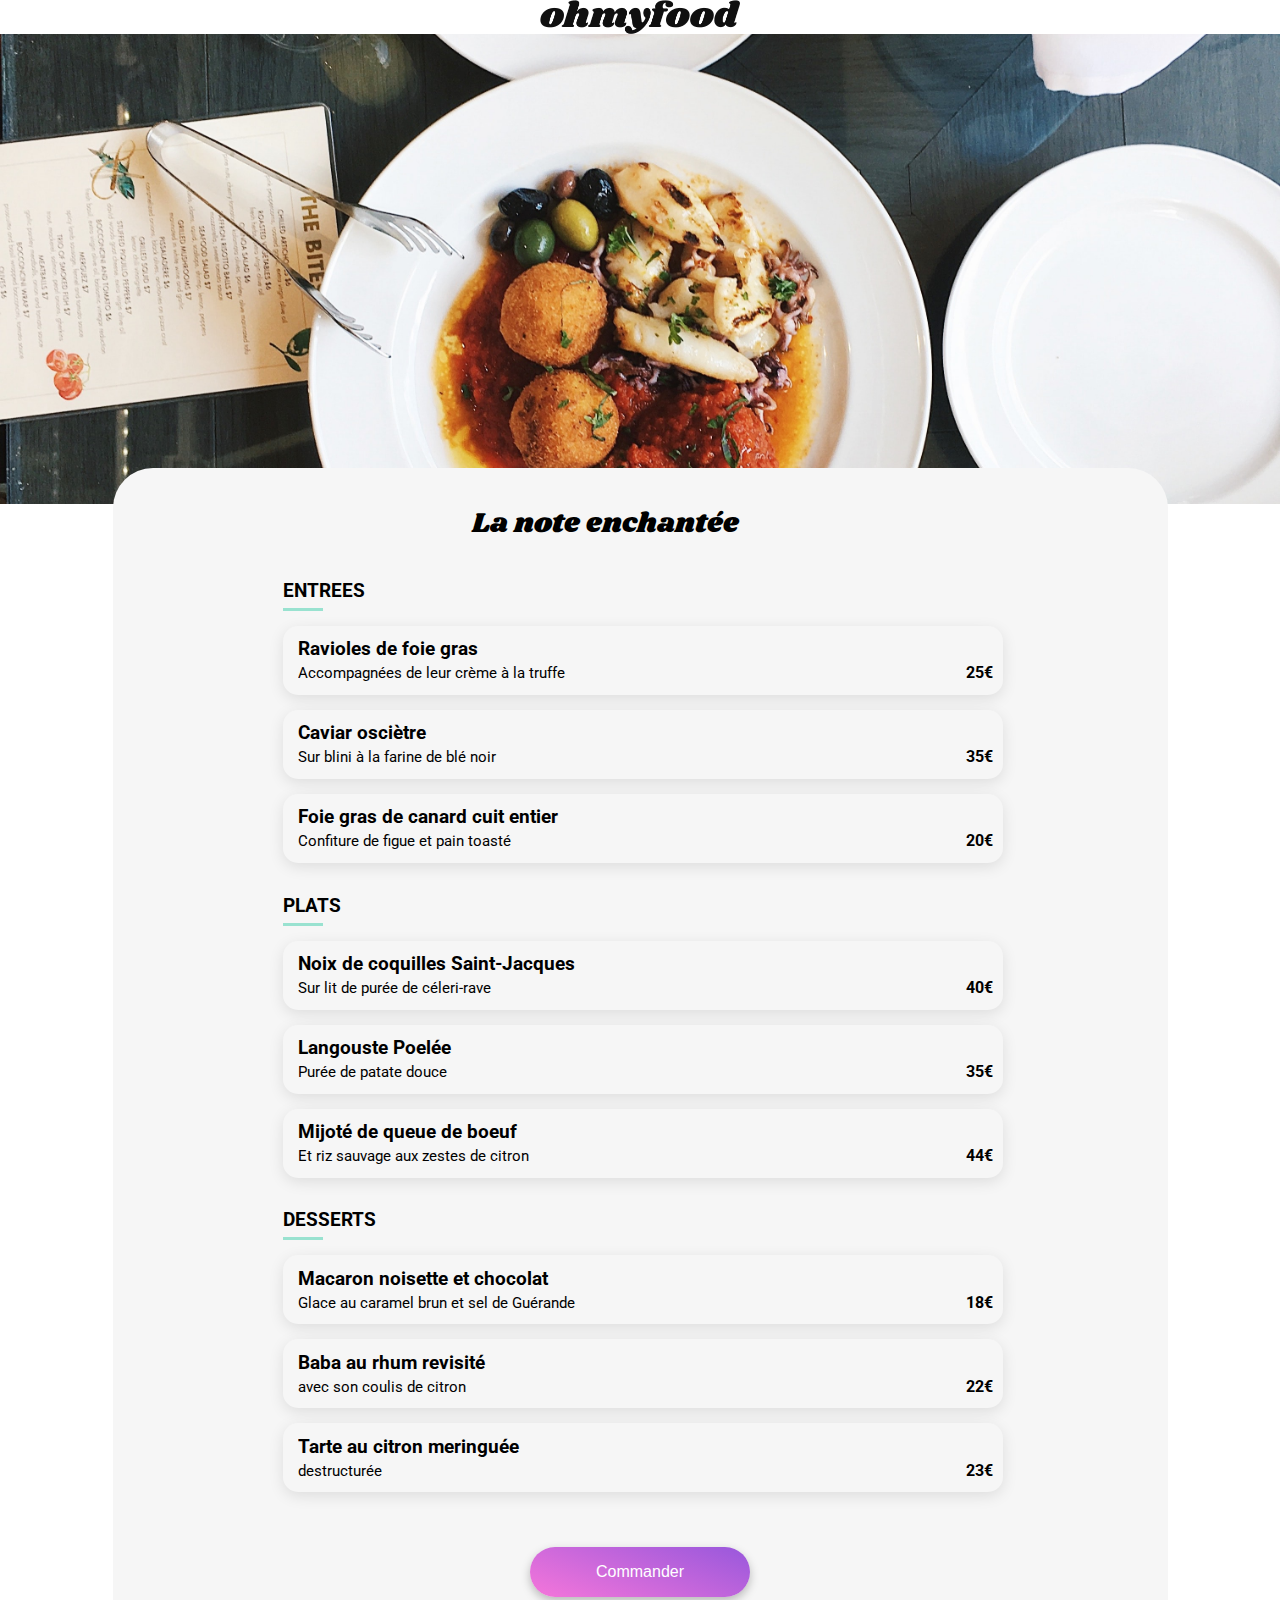
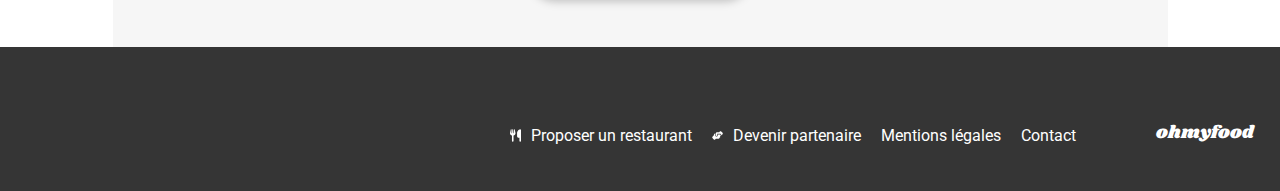
<file: restaurants/Lanoteenchantée.html>
<!DOCTYPE html>
<html lang="en">

<head>
    <meta charset="UTF-8">
    <meta http-equiv="X-UA-Compatible" content="IE=edge">
    <meta name="viewport" content="width=device-width, initial-scale=1.0">
    <title>La note enchantée</title>
    <link rel="preconnect" href="https://fonts.googleapis.com">
    <link rel="preconnect" href="https://fonts.gstatic.com" crossorigin>
    <link
        href="https://fonts.googleapis.com/css2?family=Noto+Sans+JP:wght@700&family=Noto+Sans+SC:wght@500&family=Noto+Sans+TC&family=Poppins:wght@100&family=Roboto:wght@400;500&display=swap"
        rel="stylesheet" />
    <link
        href="https://fonts.googleapis.com/css2?family=Noto+Sans+JP:wght@700&family=Noto+Sans+SC:wght@500&family=Noto+Sans+TC&family=Poppins:wght@100&family=Roboto:wght@500&family=Shrikhand&display=swap"
        rel="stylesheet" />
    <link rel="stylesheet" href="https://cdnjs.cloudflare.com/ajax/libs/font-awesome/6.3.0/css/all.min.css"
        integrity="sha512-SzlrxWUlpfuzQ+pcUCosxcglQRNAq/DZjVsC0lE40xsADsfeQoEypE+enwcOiGjk/bSuGGKHEyjSoQ1zVisanQ=="
        crossorigin="anonymous" referrerpolicy="no-referrer" />
    <link rel="stylesheet" href="../assets/restaurant.css">



</head>

<body>
    <!--HEADER-->
    <header class="headerstyle">
        <a href="../index.html" class="arrowIcon">
            <div>
                <i class="fa-solid fa-arrow-left">

                </i>
            </div>

        </a>
        <img src="../assets/ImagesettextesOhmyfood/images/logo/ohmyfood.png" alt="logo ohmyfood" class="logo">
    </header>
    <img src="../assets/images/restaurants/stil-u2Lp8tXIcjw-unsplash.jpg" alt="la palette du gout"
        class="imageStart width100">
    <main class="main">
        <div class="Flexb titleRestaurant width100">
            <h1>La note enchantée</h1>
            <div class="relative">
                <i class="fa-regular fa-heart"></i>
                <i class="fa-regular fa-heart opa0"></i>
            </div>

        </div>
        <div class="Menu_resto">
            <h3 class="marginb0">ENTREES</h3>
        </div>
        <div class="item_full animation_1">
            <article class="item">
                <div class="item_text">
                    <h3>Ravioles de foie gras</h3>
                    <p>Accompagnées de leur crème à la truffe</p>
                </div>
                <b>25€</b>
                <div class="item_check">
                    <i class="fa-solid fa-check check"></i>
                </div>
            </article>
        </div>
        <div class="item_full animation_2">
            <article class="item">
                <div class="item_text">
                    <h3>Caviar osciètre</h3>
                    <p>Sur blini à la farine de blé noir</p>
                </div>
                <b>35€</b>
                <div class="item_check">
                    <i class="fa-solid fa-check check"></i>
                </div>
            </article>
        </div>
        <div class="item_full animation_3">
            <article class="item">
                <div class="item_text">
                    <h3>Foie gras de canard cuit entier</h3>
                    <p>Confiture de figue et pain toasté</p>
                </div>
                <b>20€</b>
                <div class="item_check">
                    <i class="fa-solid fa-check check"></i>
                </div>
            </article>
        </div>
        <div class="Menu_resto">
            <h3 class="marginb0">PLATS</h3>
        </div>
        <div class="item_full animation_1">
            <article class="item">
                <div class="item_text">
                    <h3>Noix de coquilles Saint-Jacques</h3>
                    <p>Sur lit de purée de céleri-rave</p>
                </div>
                <b>40€</b>
                <div class="item_check">
                    <i class="fa-solid fa-check check"></i>
                </div>
            </article>
        </div>
        <div class="item_full animation_2">
            <article class="item">
                <div class="item_text">
                    <h3>Langouste Poelée </h3>
                    <p>Purée de patate douce</p>
                </div>
                <b>35€</b>
                <div class="item_check">
                    <i class="fa-solid fa-check check"></i>
                </div>
            </article>
        </div>
        <div class="item_full animation_3">
            <article class="item">
                <div class="item_text">
                    <h3>Mijoté de queue de boeuf</h3>
                    <p>Et riz sauvage aux zestes de citron </p>
                </div>
                <b>44€</b>
                <div class="item_check">
                    <i class="fa-solid fa-check check"></i>
                </div>
            </article>
        </div>


        <div class="Menu_resto">
            <h3 class="marginb0">DESSERTS</h3>
        </div>
        <div class="item_full animation_1">
            <article class="item">
                <div class="item_text">
                    <h3>Macaron noisette et chocolat</h3>
                    <p>Glace au caramel brun et sel de Guérande</p>
                </div>
                <b>18€</b>
                <div class="item_check">
                    <i class="fa-solid fa-check check"></i>
                </div>
            </article>
        </div>
        <div class="item_full animation_2">
            <article class="item">
                <div class="item_text">
                    <h3>Baba au rhum revisité</h3>
                    <p>avec son coulis de citron</p>
                </div>
                <b>22€</b>
                <div class="item_check">
                    <i class="fa-solid fa-check check"></i>
                </div>
            </article>
        </div>
        <div class="item_full animation_3">
            <article class="item">
                <div class="item_text">
                    <h3>Tarte au citron meringuée </h3>
                    <p>destructurée</p>
                </div>
                <b>23€</b>
                <div class="item_check">
                    <i class="fa-solid fa-check check"></i>
                </div>
            </article>
        </div>
        <div class="commander">
            <button class="btn1 shadowHover" id="#restaurants">Commander</button>
        </div>

    </main>
    <footer>
        <div class="footerBox">
            <h2>ohmyfood</h2>
            <ul class="listNoSytle footerList">
                <li>
                    <a href="#" class="textDecorationNone">
                        <svg xmlns="http://www.w3.org/2000/svg" viewBox="0 0 448 512">
                            <path
                                d="M416 0C400 0 288 32 288 176V288c0 35.3 28.7 64 64 64h32V480c0 17.7 14.3 32 32 32s32-14.3 32-32V352 240 
                            32c0-17.7-14.3-32-32-32zM64 16C64 7.8 57.9 1 49.7 .1S34.2 4.6 32.4 12.5L2.1 148.8C.7 155.1 0 161.5 0 167.9c0 
                            45.9 35.1 83.6 80 87.7V480c0 17.7 14.3 32 32 32s32-14.3 32-32V255.6c44.9-4.1 80-41.8 80-87.7c0-6.4-.7-12.8-2.1-19.1L191.6 
                            12.5c-1.8-8-9.3-13.3-17.4-12.4S160 7.8 160 16V150.2c0 5.4-4.4 9.8-9.8 9.8c-5.1 0-9.3-3.9-9.8-9L127.9 14.6C127.2 6.3 
                            120.3 0 112 0s-15.2 6.3-15.9 14.6L83.7 151c-.5 5.1-4.7 9-9.8 9c-5.4 0-9.8-4.4-9.8-9.8V16zm48.3 152l-.3 0-.3 0 .3-.7 .3 .7z">
                            </path>
                        </svg>
                        <p>Proposer un restaurant</p>
                    </a>
                </li>
                <li>
                    <a href="#" class="textDecorationNone">
                        <svg xmlns="http://www.w3.org/2000/svg" viewBox="0 0 640 512">
                            <path
                                d="M544 248v3.3l69.7-69.7c21.9-21.9 21.9-57.3 0-79.2L535.6 24.4c-21.9-21.9-57.3-21.9-79.2 0L416.3 
                            64.5c-2.7-.3-5.5-.5-8.3-.5H296c-37.1 0-67.6 28-71.6 64H224V248c0 22.1 17.9 40 40 40s40-17.9 40-40V176c0 0 0-.1 0-.1V160l16 0 136 0c0 
                            0 0 0 .1 0H464c44.2 0 80 35.8 80 80v8zM336 192v56c0 39.8-32.2 72-72 72s-72-32.2-72-72V129.4c-35.9 6.2-65.8 32.3-76 68.2L99.5 255.2 26.3
                            328.4c-21.9 21.9-21.9 57.3 0 79.2l78.1 78.1c21.9 21.9 57.3 21.9 79.2 0l37.7-37.7c.9 0 1.8 .1 2.7 .1H384c26.5 0 48-21.5 48-48c0-5.6-1-11-2.7-16H432c26.5 
                            0 48-21.5 48-48c0-12.8-5-24.4-13.2-33c25.7-5 45.1-27.6 45.2-54.8v-.4c-.1-30.8-25.1-55.8-56-55.8c0 0 0 0 0 0l-120 0z">
                            </path>
                        </svg>
                        <p>Devenir partenaire</p>
                    </a>
                </li>
                <li>
                    <a href="#" class="textDecorationNone">
                        <p>Mentions légales</p>
                    </a>
                </li>
                <li>
                    <a href="mailto:mathieudelcourt01@gmail.com" class="textDecorationNone">
                        <p>Contact</p>
                    </a>
                </li>
            </ul>
        </div>
    </footer>
</body>

</html>
</file>
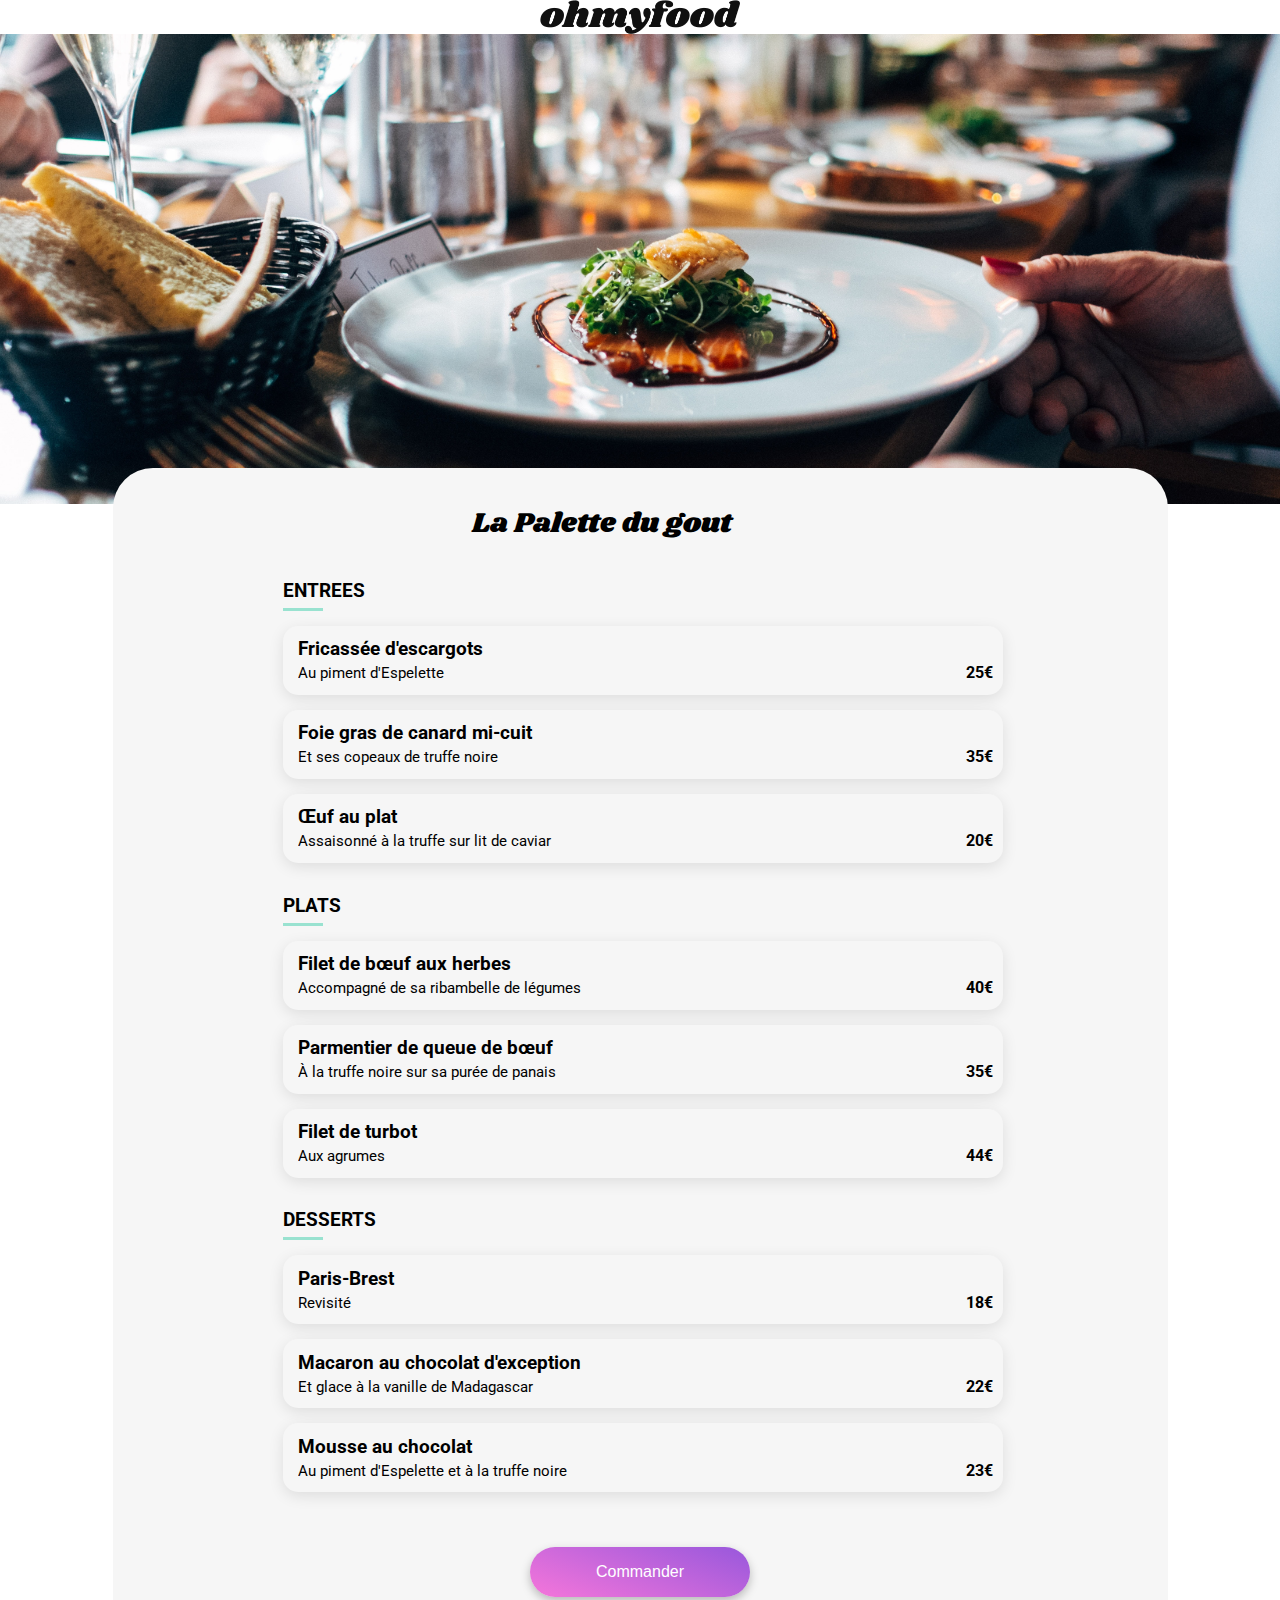
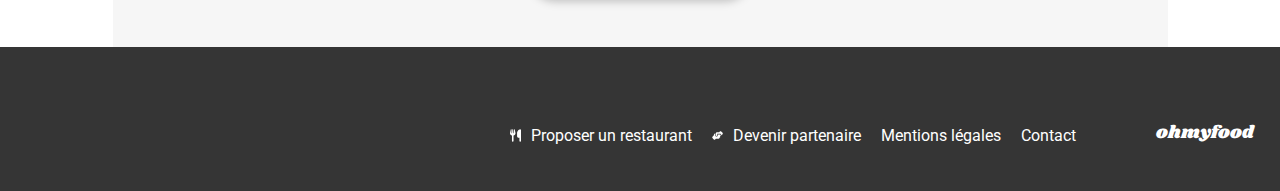
<file: restaurants/lapalettedugout.html>
<!DOCTYPE html>
<html lang="en">
    <head>
        <meta charset="UTF-8">
        <meta http-equiv="X-UA-Compatible" content="IE=edge">
        <meta name="viewport" content="width=device-width, initial-scale=1.0">
         <title>La note enchantée</title>
        <link rel="preconnect" href="https://fonts.googleapis.com">
        <link rel="preconnect" href="https://fonts.gstatic.com" crossorigin>
        <link href="https://fonts.googleapis.com/css2?family=Noto+Sans+JP:wght@700&family=Noto+Sans+SC:wght@500&family=Noto+Sans+TC&family=Poppins:wght@100&family=Roboto:wght@400;500&display=swap" rel="stylesheet"/>
        <link href="https://fonts.googleapis.com/css2?family=Noto+Sans+JP:wght@700&family=Noto+Sans+SC:wght@500&family=Noto+Sans+TC&family=Poppins:wght@100&family=Roboto:wght@500&family=Shrikhand&display=swap" rel="stylesheet"/>
        <link rel="stylesheet" href="https://cdnjs.cloudflare.com/ajax/libs/font-awesome/6.3.0/css/all.min.css" integrity="sha512-SzlrxWUlpfuzQ+pcUCosxcglQRNAq/DZjVsC0lE40xsADsfeQoEypE+enwcOiGjk/bSuGGKHEyjSoQ1zVisanQ==" crossorigin="anonymous" referrerpolicy="no-referrer"/>
        <link rel="stylesheet" href="../assets/restaurant.css">
    </head>

<body>
   <!--HEADER-->
    <header class="headerstyle">
        <a href="../index.html" class="arrowIcon">
            <div>
                <i class="fa-solid fa-arrow-left">

                </i>
            </div>

        </a>
        <img src="../assets/ImagesettextesOhmyfood/images/logo/ohmyfood.png" alt="logo ohmyfood" class="logo">
    </header>
    <img src="../assets/ImagesettextesOhmyfood/images/restaurants/jay-wennington-N_Y88TWmGwA-unsplash.jpg"  alt="la palette du gout" class="imageStart width100">
    <main class="main">
        <div class="Flexb titleRestaurant width100">
            <h1> La Palette du gout</h1>
            <div class="relative">
            <i class="fa-regular fa-heart"></i>
            <i class="fa-regular fa-heart opa0"></i>
        </div>

        </div>
        <div class="Menu_resto">
            <h3 class="marginb0">ENTREES</h3>
        </div>
            <div class="item_full animation_1">
                <article class="item">
                    <div class="item_text">
                        <h3>Fricassée d'escargots</h3>
                        <p>Au piment d'Espelette</p>
                    </div>
                    <b>25€</b>
                    <div class="item_check">
                        <i class="fa-solid fa-check check"></i>
                    </div>
                </article>
            </div>
            <div class="item_full animation_2">
                <article class="item">
                    <div class="item_text">
                        <h3>Foie gras de canard mi-cuit</h3>
                        <p>Et ses copeaux de truffe noire</p>
                    </div>
                    <b>35€</b>
                    <div class="item_check">
                        <i class="fa-solid fa-check check"></i>
                    </div>
                </article>
            </div>
            <div class="item_full animation_3">
                <article class="item ">
                    <div class="item_text">
                        <h3>Œuf au plat</h3>
                        <p>Assaisonné à la truffe sur lit de caviar </p>
                    </div>
                    <b>20€</b>
                    <div class="item_check">
                        <i class="fa-solid fa-check check"></i>
                    </div>
                </article>
            </div>
            <div class="Menu_resto">
                <h3 class="marginb0">PLATS</h3>
            </div>
            <div class="item_full animation_1">
            <article class="item">
                <div class="item_text">
                    <h3>Filet de bœuf aux herbes</h3>
                    <p>Accompagné de sa ribambelle de légumes</p>
                </div>
                <b>40€</b>
                <div class="item_check">
                    <i class="fa-solid fa-check check"></i>
                </div>
            </article>
        </div>
        <div class="item_full animation_2">
            <article class="item">
                <div class="item_text">
                    <h3>Parmentier de queue de bœuf</h3>
                    <p>À la truffe noire sur sa purée de panais</p>
                </div>
                <b>35€</b>
                <div class="item_check">
                    <i class="fa-solid fa-check check"></i>
                </div>
            </article>
        </div>
        <div class="item_full animation_3">
            <article class="item">
                <div class="item_text">
                    <h3>Filet de turbot</h3>
                    <p>Aux agrumes</p>
                </div>
                <b>44€</b>
                <div class="item_check">
                    <i class="fa-solid fa-check check"></i>
                </div>
            </article>
        </div>
        
        
        <div class="Menu_resto">
            <h3 class="marginb0">DESSERTS</h3>
        </div>
        <div class="item_full animation_1">
            <article class="item">
                <div class="item_text">
                    <h3>Paris-Brest</h3>
                    <p>Revisité</p>
                </div>
                <b>18€</b>
                <div class="item_check">
                    <i class="fa-solid fa-check check"></i>
                </div>
            </article>
        </div>
        <div class="item_full animation_2">
            <article class="item">
                <div class="item_text">
                    <h3>Macaron au chocolat d'exception</h3>
                    <p>Et glace à la vanille de Madagascar</p>
                </div>
                <b>22€</b>
                <div class="item_check">
                    <i class="fa-solid fa-check check"></i>
                </div>
            </article>
        </div>
        <div class="item_full animation_3">
            <article class="item">
                <div class="item_text">
                    <h3>Mousse au chocolat</h3>
                    <p>Au piment d'Espelette et à la truffe noire</p>
                </div>
                <b>23€</b>
                <div class="item_check">
                    <i class="fa-solid fa-check check"></i>
                </div>
            </article>
        </div>
        <div class="commander">
            <button class="btn1 shadowHover" id="#restaurants">Commander</button>
        </div>              
    </main>
    <footer>
        <div class="footerBox">
            <h2>ohmyfood</h2>
            <ul class="listNoSytle footerList">
                <li>
                    <a href="#" class="textDecorationNone">
                        <svg xmlns="http://www.w3.org/2000/svg" viewBox="0 0 448 512">
                            <path d="M416 0C400 0 288 32 288 176V288c0 35.3 28.7 64 64 64h32V480c0 17.7 14.3 32 32 32s32-14.3 32-32V352 240 
                            32c0-17.7-14.3-32-32-32zM64 16C64 7.8 57.9 1 49.7 .1S34.2 4.6 32.4 12.5L2.1 148.8C.7 155.1 0 161.5 0 167.9c0 
                            45.9 35.1 83.6 80 87.7V480c0 17.7 14.3 32 32 32s32-14.3 32-32V255.6c44.9-4.1 80-41.8 80-87.7c0-6.4-.7-12.8-2.1-19.1L191.6 
                            12.5c-1.8-8-9.3-13.3-17.4-12.4S160 7.8 160 16V150.2c0 5.4-4.4 9.8-9.8 9.8c-5.1 0-9.3-3.9-9.8-9L127.9 14.6C127.2 6.3 
                            120.3 0 112 0s-15.2 6.3-15.9 14.6L83.7 151c-.5 5.1-4.7 9-9.8 9c-5.4 0-9.8-4.4-9.8-9.8V16zm48.3 152l-.3 0-.3 0 .3-.7 .3 .7z"></path></svg>
                        <p>Proposer un restaurant</p>
                    </a>
                </li>
                <li>
                    <a href="#" class="textDecorationNone">
                        <svg xmlns="http://www.w3.org/2000/svg" viewBox="0 0 640 512">
                            <path d="M544 248v3.3l69.7-69.7c21.9-21.9 21.9-57.3 0-79.2L535.6 24.4c-21.9-21.9-57.3-21.9-79.2 0L416.3 
                            64.5c-2.7-.3-5.5-.5-8.3-.5H296c-37.1 0-67.6 28-71.6 64H224V248c0 22.1 17.9 40 40 40s40-17.9 40-40V176c0 0 0-.1 0-.1V160l16 0 136 0c0 
                            0 0 0 .1 0H464c44.2 0 80 35.8 80 80v8zM336 192v56c0 39.8-32.2 72-72 72s-72-32.2-72-72V129.4c-35.9 6.2-65.8 32.3-76 68.2L99.5 255.2 26.3
                            328.4c-21.9 21.9-21.9 57.3 0 79.2l78.1 78.1c21.9 21.9 57.3 21.9 79.2 0l37.7-37.7c.9 0 1.8 .1 2.7 .1H384c26.5 0 48-21.5 48-48c0-5.6-1-11-2.7-16H432c26.5 
                            0 48-21.5 48-48c0-12.8-5-24.4-13.2-33c25.7-5 45.1-27.6 45.2-54.8v-.4c-.1-30.8-25.1-55.8-56-55.8c0 0 0 0 0 0l-120 0z"></path></svg>
                        <p>Devenir partenaire</p>
                    </a>
                </li>
                <li>
                    <a href="#" class="textDecorationNone">
                        <p>Mentions légales</p>
                    </a>
                </li>
                <li>
                    <a href="mailto:mathieudelcourt01@gmail.com" class="textDecorationNone">
                        <p>Contact</p>
                    </a>
                </li>
            </ul>
        </div>
    </footer>   
    </body>
</html>
</file>
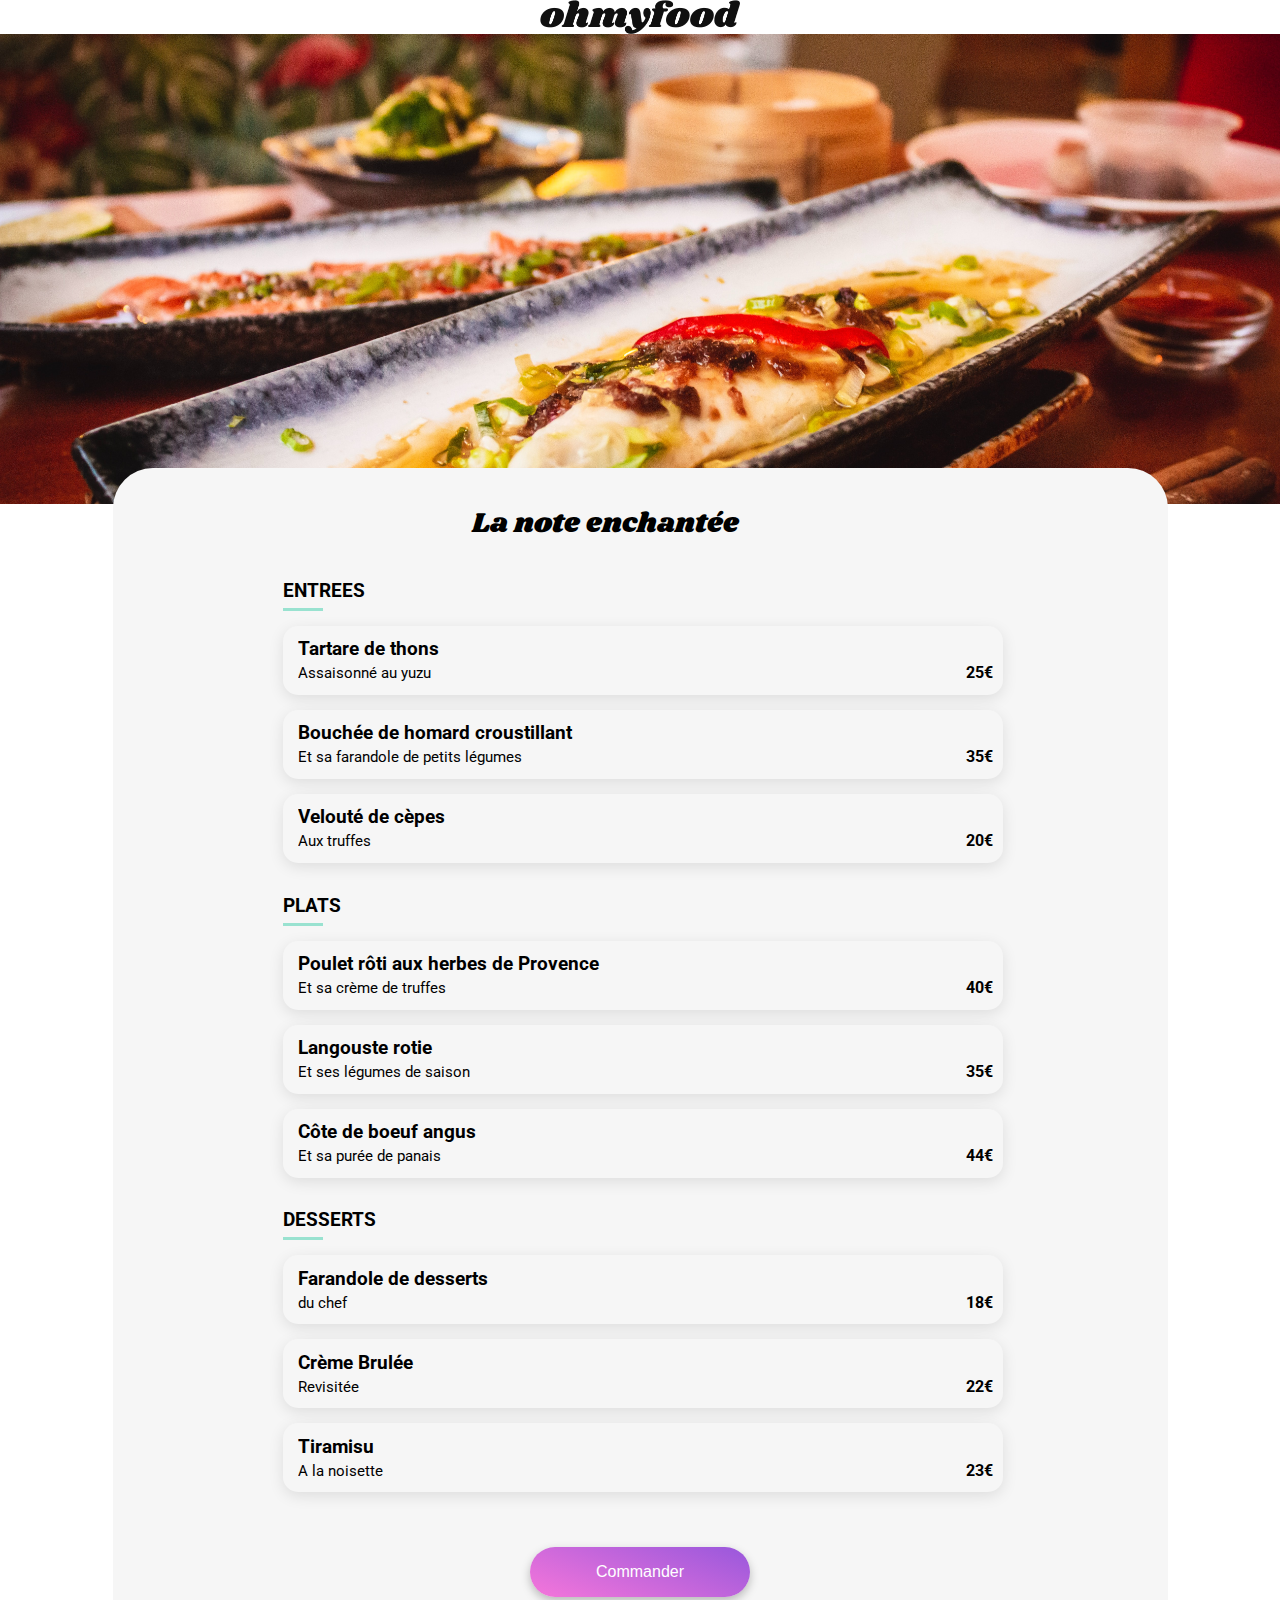
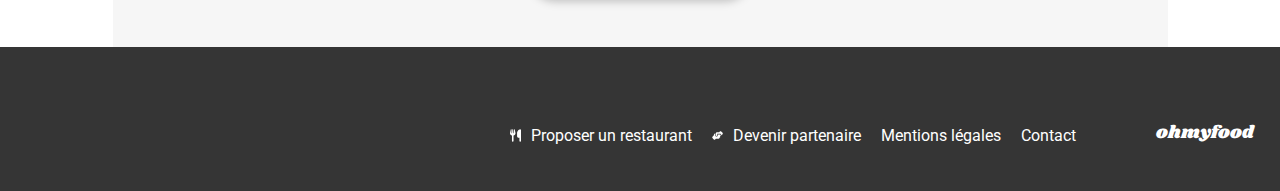
<file: restaurants/lesdelicesdusens.html>
<!DOCTYPE html>
<html lang="en">

<head>
    <meta charset="UTF-8">
    <meta http-equiv="X-UA-Compatible" content="IE=edge">
    <meta name="viewport" content="width=device-width, initial-scale=1.0">
    <title>Les delices des sens</title>
    <link rel="preconnect" href="https://fonts.googleapis.com">
    <link rel="preconnect" href="https://fonts.gstatic.com" crossorigin="">
    <link
        href="https://fonts.googleapis.com/css2?family=Noto+Sans+JP:wght@700&amp;family=Noto+Sans+SC:wght@500&amp;family=Noto+Sans+TC&amp;family=Poppins:wght@100&amp;family=Roboto:wght@400;500&amp;display=swap"
        rel="stylesheet">
    <link rel="preconnect" href="https://fonts.googleapis.com">
    <link rel="preconnect" href="https://fonts.gstatic.com" crossorigin="">
    <link rel="preconnect" href="https://fonts.googleapis.com">
    <link rel="preconnect" href="https://fonts.gstatic.com" crossorigin="">
    <link
        href="https://fonts.googleapis.com/css2?family=Roboto:ital,wght@0,100;0,300;0,400;0,500;0,700;0,900;1,100;1,300;1,400;1,500;1,700;1,900&amp;family=Shrikhand&amp;display=swap"
        rel="stylesheet">
    <link rel="stylesheet" href="https://cdnjs.cloudflare.com/ajax/libs/font-awesome/6.3.0/css/all.min.css"
        integrity="sha512-SzlrxWUlpfuzQ+pcUCosxcglQRNAq/DZjVsC0lE40xsADsfeQoEypE+enwcOiGjk/bSuGGKHEyjSoQ1zVisanQ=="
        crossorigin="anonymous" referrerpolicy="no-referrer">
    <link rel="stylesheet" href="../assets/restaurant.css">

</head>

<body>

    <!--HEADER-->
    <header class="headerstyle">
        <a href="../index.html" class="arrowIcon">
            <div>
                <i class="fa-solid fa-arrow-left">

                </i>
            </div>

        </a>
        <img src="../assets/ImagesettextesOhmyfood/images/logo/ohmyfood.png" alt="logo ohmyfood" class="logo">
    </header>
    <img src="../assets/images/restaurants/louis-hansel-shotsoflouis-qNBGVyOCY8Q-unsplash.jpg" alt="la palette du gout"
        class="imageStart width100">
    <main class="main">
        <div class="Flexb titleRestaurant width100">
            <h1>La note enchantée</h1>
            <div class="relative">
                <i class="fa-regular fa-heart"></i>
                <i class="fa-regular fa-heart opa0"></i>
            </div>
          

        </div>
        <div class="Menu_resto">
            <h3 class="marginb0">ENTREES</h3>
        </div>
        <div class="item_full animation_1">
            <article class="item">
                <div class="item_text">
                    <h3>Tartare de thons</h3>
                    <p>Assaisonné au yuzu</p>
                </div>
                <b>25€</b>
                <div class="item_check">
                    <i class="fa-solid fa-check check"></i>
                </div>
            </article>
        </div>
        <div class="item_full animation_2">
            <article class="item">
                <div class="item_text">
                    <h3>Bouchée de homard croustillant </h3>
                    <p>Et sa farandole de petits légumes</p>
                </div>
                <b>35€</b>
                <div class="item_check">
                    <i class="fa-solid fa-check check"></i>
                </div>
            </article>
        </div>
        <div class="item_full animation_3">
            <article class="item">
                <div class="item_text">
                    <h3>Velouté de cèpes</h3>
                    <p>Aux truffes</p>
                </div>
                <b>20€</b>
                <div class="item_check">
                    <i class="fa-solid fa-check check"></i>
                </div>
            </article>
        </div>
        <div class="Menu_resto">
            <h3 class="marginb0">PLATS</h3>
        </div>
        <div class="item_full animation_1">
            <article class="item">
                <div class="item_text">
                    <h3>Poulet rôti aux herbes de Provence</h3>
                    <p>Et sa crème de truffes</p>
                </div>
                <b>40€</b>
                <div class="item_check">
                    <i class="fa-solid fa-check check"></i>
                </div>
            </article>
        </div>
        <div class="item_full animation_2">
            <article class="item">
                <div class="item_text">
                    <h3>Langouste rotie </h3>
                    <p>Et ses légumes de saison</p>
                </div>
                <b>35€</b>
                <div class="item_check">
                    <i class="fa-solid fa-check check"></i>
                </div>
            </article>
        </div>
        <div class="item_full animation_3">
            <article class="item">
                <div class="item_text">
                    <h3>Côte de boeuf angus</h3>
                    <p>Et sa purée de panais</p>
                </div>
                <b>44€</b>
                <div class="item_check">
                    <i class="fa-solid fa-check check"></i>
                </div>
            </article>
        </div>
        <div class="Menu_resto">
            <h3 class="marginb0">DESSERTS</h3>
        </div>
        <div class="item_full animation_1">
            <article class="item">
                <div class="item_text">
                    <h3>Farandole de desserts</h3>
                    <p>du chef</p>
                </div>
                <b>18€</b>
                <div class="item_check">
                    <i class="fa-solid fa-check check"></i>
                </div>
            </article>
        </div>
        <div class="item_full animation_2">
            <article class="item">
                <div class="item_text">
                    <h3>Crème Brulée</h3>
                    <p>Revisitée</p>
                </div>
                <b>22€</b>
                <div class="item_check">
                    <i class="fa-solid fa-check check"></i>
                </div>
            </article>
        </div>
        <div class="item_full animation_3">
            <article class="item">
                <div class="item_text">
                    <h3>Tiramisu</h3>
                    <p>A la noisette</p>
                </div>
                <b>23€</b>
                <div class="item_check">
                    <i class="fa-solid fa-check check"></i>
                </div>
            </article>
        </div>
        <div class="commander">
            <button class="btn1 shadowHover" id="#restaurants">Commander</button>
        </div>
    </main>
    <footer>
        <div class="footerBox">
            <h2>ohmyfood</h2>
            <ul class="listNoSytle footerList">
                <li>
                    <a href="#" class="textDecorationNone">
                        <svg xmlns="http://www.w3.org/2000/svg" viewBox="0 0 448 512">
                            <path
                                d="M416 0C400 0 288 32 288 176V288c0 35.3 28.7 64 64 64h32V480c0 17.7 14.3 32 32 32s32-14.3 32-32V352 240 
                            32c0-17.7-14.3-32-32-32zM64 16C64 7.8 57.9 1 49.7 .1S34.2 4.6 32.4 12.5L2.1 148.8C.7 155.1 0 161.5 0 167.9c0 
                            45.9 35.1 83.6 80 87.7V480c0 17.7 14.3 32 32 32s32-14.3 32-32V255.6c44.9-4.1 80-41.8 80-87.7c0-6.4-.7-12.8-2.1-19.1L191.6 
                            12.5c-1.8-8-9.3-13.3-17.4-12.4S160 7.8 160 16V150.2c0 5.4-4.4 9.8-9.8 9.8c-5.1 0-9.3-3.9-9.8-9L127.9 14.6C127.2 6.3 
                            120.3 0 112 0s-15.2 6.3-15.9 14.6L83.7 151c-.5 5.1-4.7 9-9.8 9c-5.4 0-9.8-4.4-9.8-9.8V16zm48.3 152l-.3 0-.3 0 .3-.7 .3 .7z">
                            </path>
                        </svg>
                        <p>Proposer un restaurant</p>
                    </a>
                </li>
                <li>
                    <a href="#" class="textDecorationNone">
                        <svg xmlns="http://www.w3.org/2000/svg" viewBox="0 0 640 512">
                            <path
                                d="M544 248v3.3l69.7-69.7c21.9-21.9 21.9-57.3 0-79.2L535.6 24.4c-21.9-21.9-57.3-21.9-79.2 0L416.3 
                            64.5c-2.7-.3-5.5-.5-8.3-.5H296c-37.1 0-67.6 28-71.6 64H224V248c0 22.1 17.9 40 40 40s40-17.9 40-40V176c0 0 0-.1 0-.1V160l16 0 136 0c0 
                            0 0 0 .1 0H464c44.2 0 80 35.8 80 80v8zM336 192v56c0 39.8-32.2 72-72 72s-72-32.2-72-72V129.4c-35.9 6.2-65.8 32.3-76 68.2L99.5 255.2 26.3
                            328.4c-21.9 21.9-21.9 57.3 0 79.2l78.1 78.1c21.9 21.9 57.3 21.9 79.2 0l37.7-37.7c.9 0 1.8 .1 2.7 .1H384c26.5 0 48-21.5 48-48c0-5.6-1-11-2.7-16H432c26.5 
                            0 48-21.5 48-48c0-12.8-5-24.4-13.2-33c25.7-5 45.1-27.6 45.2-54.8v-.4c-.1-30.8-25.1-55.8-56-55.8c0 0 0 0 0 0l-120 0z">
                            </path>
                        </svg>
                        <p>Devenir partenaire</p>
                    </a>
                </li>
                <li>
                    <a href="#" class="textDecorationNone">
                        <p>Mentions légales</p>
                    </a>
                </li>
                <li>
                    <a href="mailto:mathieudelcourt01@gmail.com" class="textDecorationNone">
                        <p>Contact</p>
                    </a>
                </li>
            </ul>
        </div>
    </footer>
</body>

</html>
</file>
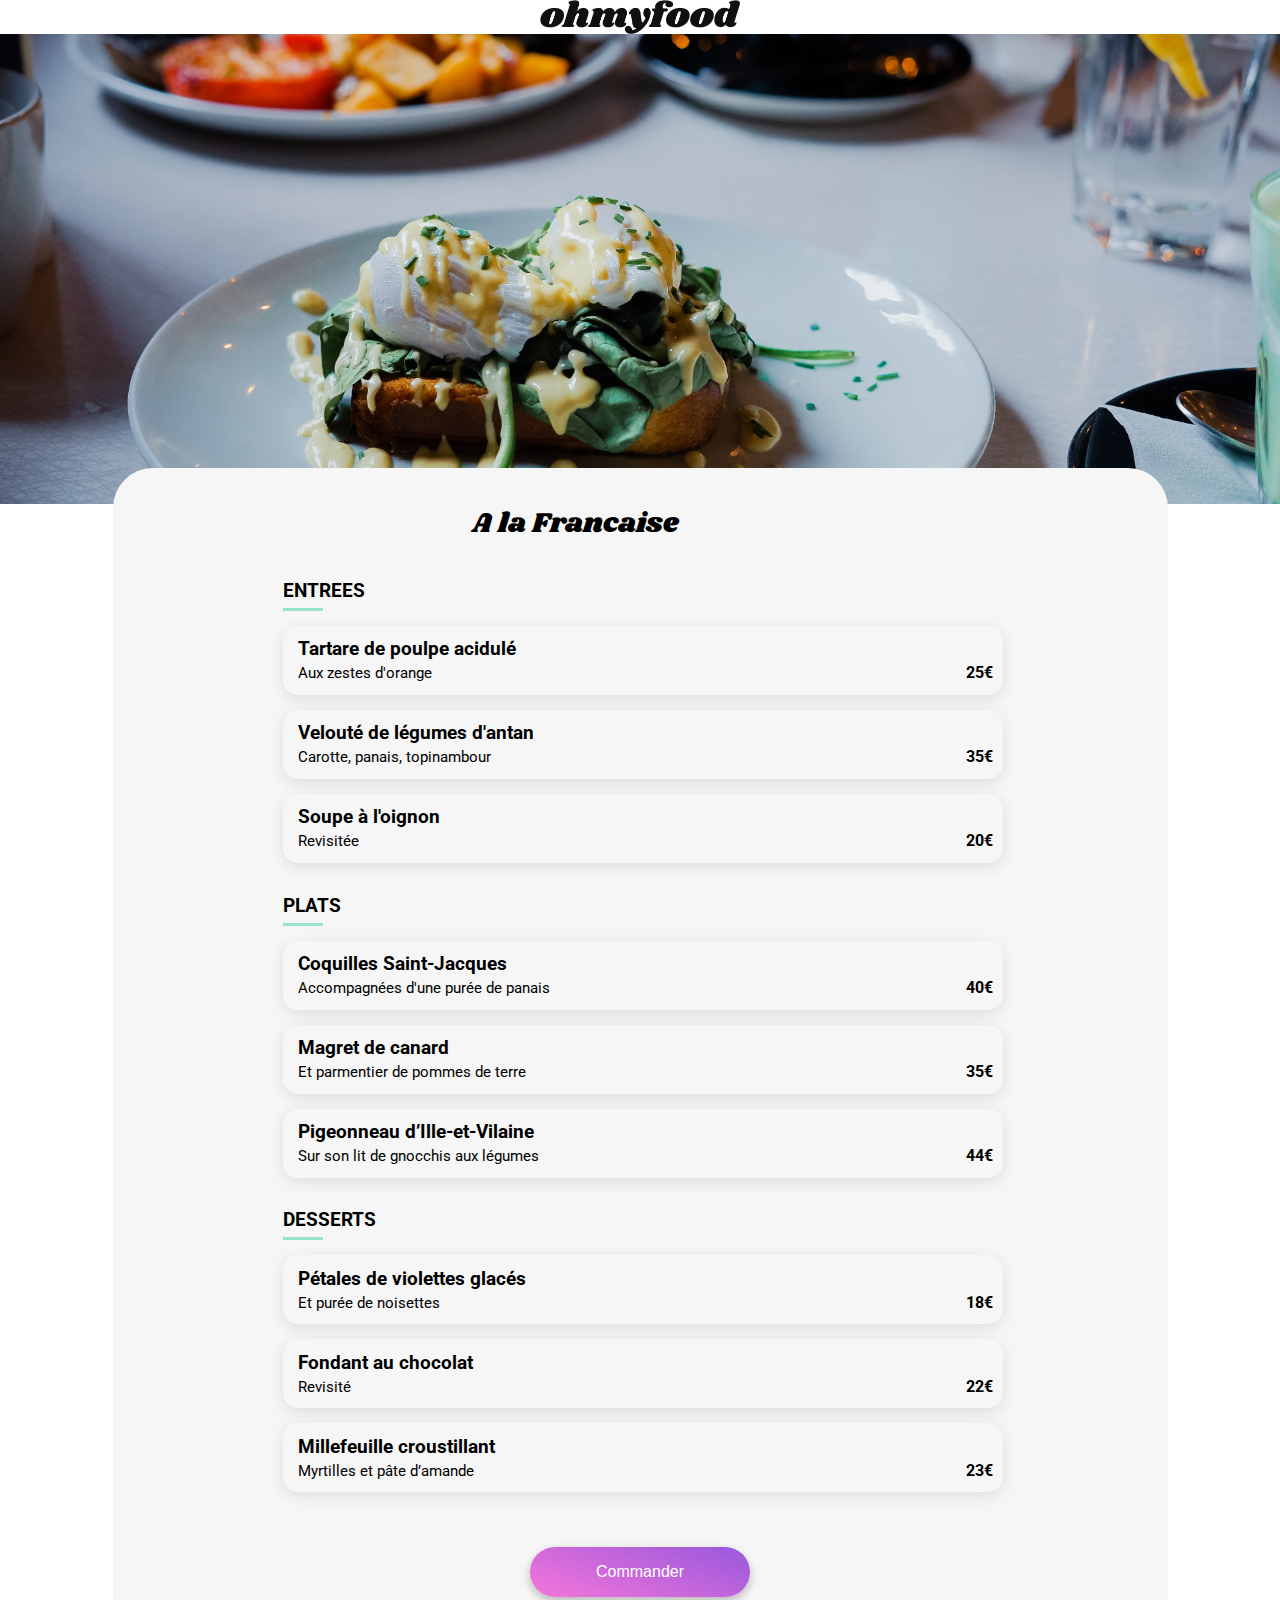
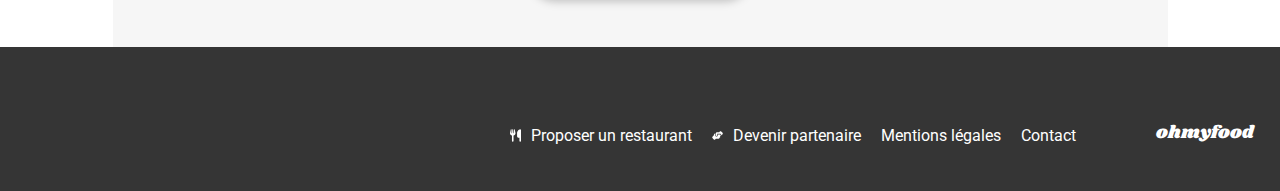
<file: restaurants/àlafrancaise.html>
<!DOCTYPE html>
<html lang="en">

<head>
    <meta charset="UTF-8">
    <meta http-equiv="X-UA-Compatible" content="IE=edge">
    <meta name="viewport" content="width=device-width, initial-scale=1.0">
    <title> A la Francaise</title>
    <link rel="preconnect" href="https://fonts.googleapis.com">
    <link rel="preconnect" href="https://fonts.gstatic.com" crossorigin="">
    <link
        href="https://fonts.googleapis.com/css2?family=Noto+Sans+JP:wght@700&amp;family=Noto+Sans+SC:wght@500&amp;family=Noto+Sans+TC&amp;family=Poppins:wght@100&amp;family=Roboto:wght@400;500&amp;display=swap"
        rel="stylesheet">
    <link rel="preconnect" href="https://fonts.googleapis.com">
    <link rel="preconnect" href="https://fonts.gstatic.com" crossorigin="">
    <link rel="preconnect" href="https://fonts.googleapis.com">
    <link rel="preconnect" href="https://fonts.gstatic.com" crossorigin="">
    <link
        href="https://fonts.googleapis.com/css2?family=Roboto:ital,wght@0,100;0,300;0,400;0,500;0,700;0,900;1,100;1,300;1,400;1,500;1,700;1,900&amp;family=Shrikhand&amp;display=swap"
        rel="stylesheet">
    <link rel="stylesheet" href="https://cdnjs.cloudflare.com/ajax/libs/font-awesome/6.3.0/css/all.min.css"
        integrity="sha512-SzlrxWUlpfuzQ+pcUCosxcglQRNAq/DZjVsC0lE40xsADsfeQoEypE+enwcOiGjk/bSuGGKHEyjSoQ1zVisanQ=="
        crossorigin="anonymous" referrerpolicy="no-referrer">
    <link rel="stylesheet" href="../assets/restaurant.css">

</head>

<body>
    <!--HEADER-->
    <header class="headerstyle">
        <a href="../index.html" class="arrowIcon">
            <div>
                <i class="fa-solid fa-arrow-left">

                </i>
            </div>

        </a>
        <img src="../assets/ImagesettextesOhmyfood/images/logo/ohmyfood.png" alt="logo ohmyfood" class="logo">
    </header>
    <img src="../assets/images/restaurants/toa-heftiba-DQKerTsQwi0-unsplash.jpg" alt="la palette du gout"
        class="imageStart width100">
    <main class="main">
        <div class="Flexb titleRestaurant width100">
            <h1>A la Francaise</h1>
            <div class="relative">
                <i class="fa-regular fa-heart"></i>
                <i class="fa-regular fa-heart opa0"></i>
            </div>
        </div>
        <div class="Menu_resto">
            <h3 class="marginb0">ENTREES</h3>
        </div>
        <div class="item_full animation_1">
            <article class="item">
                <div class="item_text">
                    <h3>Tartare de poulpe acidulé</h3>
                    <p>Aux zestes d'orange</p>
                </div>
                <b>25€</b>
                <div class="item_check">
                    <i class="fa-solid fa-check check"></i>
                </div>
            </article>
        </div>
        <div class="item_full animation_2">
            <article class="item">
                <div class="item_text">
                    <h3>Velouté de légumes d'antan</h3>
                    <p>Carotte, panais, topinambour</p>
                </div>
                <b>35€</b>
                <div class="item_check">
                    <i class="fa-solid fa-check check"></i>
                </div>
            </article>
        </div>
        <div class="item_full animation_3">
            <article class="item">
                <div class="item_text">
                    <h3>Soupe à l'oignon</h3>
                    <p>Revisitée</p>
                </div>
                <b>20€</b>
                <div class="item_check">
                    <i class="fa-solid fa-check check"></i>
                </div>
            </article>
        </div>
        <div class="Menu_resto">
            <h3 class="marginb0">PLATS</h3>
        </div>
        <div class="item_full animation_1">
            <article class="item">
                <div class="item_text">
                    <h3>Coquilles Saint-Jacques </h3>
                    <p>Accompagnées d'une purée de panais</p>
                </div>
                <b>40€</b>
                <div class="item_check">
                    <i class="fa-solid fa-check check"></i>
                </div>
            </article>
        </div>
        <div class="item_full animation_2">
            <article class="item">
                <div class="item_text">
                    <h3 class="marginb0">Magret de canard</h3>
                    <p>Et parmentier de pommes de terre
                    </p>
                </div>
                <b>35€</b>
                <div class="item_check">
                    <i class="fa-solid fa-check check"></i>
                </div>
            </article>
        </div>
        <div class="item_full animation_3">
            <article class="item">
                <div class="item_text">
                    <h3>Pigeonneau d’Ille-et-Vilaine</h3>
                    <p>Sur son lit de gnocchis aux légumes </p>
                </div>
                <b>44€</b>
                <div class="item_check">
                    <i class="fa-solid fa-check check"></i>
                </div>
            </article>
        </div>


        <div class="Menu_resto">
            <h3 class="marginb0">DESSERTS</h3>
        </div>
        <div class="item_full animation_1">
            <article class="item">
                <div class="item_text">
                    <h3>Pétales de violettes glacés</h3>
                    <p>Et purée de noisettes</p>
                </div>
                <b>18€</b>
                <div class="item_check">
                    <i class="fa-solid fa-check check"></i>
                </div>
            </article>
        </div>
        <div class="item_full animation_2">
            <article class="item">
                <div class="item_text">
                    <h3>Fondant au chocolat</h3>
                    <p>Revisité</p>
                </div>
                <b>22€</b>
                <div class="item_check">
                    <i class="fa-solid fa-check check"></i>
                </div>
            </article>
        </div>
        <div class="item_full animation_3">
            <article class="item">
                <div class="item_text">
                    <h3>Millefeuille croustillant</h3>
                    <p>Myrtilles et pâte d’amande</p>
                </div>
                <b>23€</b>
                <div class="item_check">
                    <i class="fa-solid fa-check check"></i>
                </div>
            </article>
        </div>
        <div class="commander">
            <button class="btn1 shadowHover" id="#restaurants">Commander</button>
        </div>
    </main>
    <footer>
        <div class="footerBox">
            <h2>ohmyfood</h2>
            <ul class="listNoSytle footerList">
                <li>
                    <a href="#" class="textDecorationNone">
                        <svg xmlns="http://www.w3.org/2000/svg" viewBox="0 0 448 512">
                            <path
                                d="M416 0C400 0 288 32 288 176V288c0 35.3 28.7 64 64 64h32V480c0 17.7 14.3 32 32 32s32-14.3 32-32V352 240 
                            32c0-17.7-14.3-32-32-32zM64 16C64 7.8 57.9 1 49.7 .1S34.2 4.6 32.4 12.5L2.1 148.8C.7 155.1 0 161.5 0 167.9c0 
                            45.9 35.1 83.6 80 87.7V480c0 17.7 14.3 32 32 32s32-14.3 32-32V255.6c44.9-4.1 80-41.8 80-87.7c0-6.4-.7-12.8-2.1-19.1L191.6 
                            12.5c-1.8-8-9.3-13.3-17.4-12.4S160 7.8 160 16V150.2c0 5.4-4.4 9.8-9.8 9.8c-5.1 0-9.3-3.9-9.8-9L127.9 14.6C127.2 6.3 
                            120.3 0 112 0s-15.2 6.3-15.9 14.6L83.7 151c-.5 5.1-4.7 9-9.8 9c-5.4 0-9.8-4.4-9.8-9.8V16zm48.3 152l-.3 0-.3 0 .3-.7 .3 .7z">
                            </path>
                        </svg>
                        <p>Proposer un restaurant</p>
                    </a>
                </li>
                <li>
                    <a href="#" class="textDecorationNone">
                        <svg xmlns="http://www.w3.org/2000/svg" viewBox="0 0 640 512">
                            <path
                                d="M544 248v3.3l69.7-69.7c21.9-21.9 21.9-57.3 0-79.2L535.6 24.4c-21.9-21.9-57.3-21.9-79.2 0L416.3 
                            64.5c-2.7-.3-5.5-.5-8.3-.5H296c-37.1 0-67.6 28-71.6 64H224V248c0 22.1 17.9 40 40 40s40-17.9 40-40V176c0 0 0-.1 0-.1V160l16 0 136 0c0 
                            0 0 0 .1 0H464c44.2 0 80 35.8 80 80v8zM336 192v56c0 39.8-32.2 72-72 72s-72-32.2-72-72V129.4c-35.9 6.2-65.8 32.3-76 68.2L99.5 255.2 26.3
                            328.4c-21.9 21.9-21.9 57.3 0 79.2l78.1 78.1c21.9 21.9 57.3 21.9 79.2 0l37.7-37.7c.9 0 1.8 .1 2.7 .1H384c26.5 0 48-21.5 48-48c0-5.6-1-11-2.7-16H432c26.5 
                            0 48-21.5 48-48c0-12.8-5-24.4-13.2-33c25.7-5 45.1-27.6 45.2-54.8v-.4c-.1-30.8-25.1-55.8-56-55.8c0 0 0 0 0 0l-120 0z">
                            </path>
                        </svg>
                        <p>Devenir partenaire</p>
                    </a>
                </li>
                <li>
                    <a href="#" class="textDecorationNone">
                        <p>Mentions légales</p>
                    </a>
                </li>
                <li>
                    <a href="mailto:mathieudelcourt01@gmail.com" class="textDecorationNone">
                        <p>Contact</p>
                    </a>
                </li>
            </ul>
        </div>
    </footer>
</body>

</html>
</file>
<file: restaurant.css>
body{
     width: 100%;
    margin:auto;
    background: #fff;
    font-family:'roboto',sans-serif; 
}

/*LOADER*/

.header{
    padding-top: 10px;
    height: 63px;
    position: relative;
}
.headerstyle{
    display: flex;
    align-items: center;
    justify-content: center;
}
.logo{
    width: 200px;
    height: 34.2px;
}

.arrowIcon{
    left: 20px;
    text-decoration: none;
    color: black;
    position: absolute;
    font-size: 2rem;
}

.imageStart{
    margin-bottom: -40px;
}
.width100{
    width: 100%;
}
.main{
    background-color: rgb(246, 246, 246);
    padding: 30px 20px;
    border-radius: 40px 40px 0px 0px;
    box-sizing: border-box;
    position: relative;
    width: 100%;
    display: flex;
    flex-direction: column;
    gap: 15px;
}
.Flexb{
    display: flex;
    align-items: center;
    justify-content: space-between;
}
.titleRestaurant {
    padding-right: 1px;
    box-sizing: border-box;
}
.width100{
    width: 100%;
}
h1{
    font-size: 28px;
    font-weight: 400;
    font-family: "Shrikhand", sans-serif;
    width: 80%;
    
}
.fa-heart{
    font-size: 25px;
    padding-right: 25px;
}

.fa-heart:hover{
    background-image: linear-gradient(193.33deg, #9356DC -11.44%, #FF79DA 123.93%);
    background-clip: text;
    -webkit-background-clip: text;
    color: transparent;
    font-weight: bold;
    transition: all 0.5s ease-in-out;

       
}
.Menu_resto{
    font-weight: 300;
    font-size: 16px;
    line-height: 19px;
    padding-bottom: 5px;
    border-bottom: 3px solid #99e2d0;
    width: 40px;
}

.menuCardvalidate{
    position: absolute;
    text-align: center;
    right: -100px;
    top: 0;
    width: 100px;
    height: 95px;
    background-color: #99E2D0;
    
    display: flex;
    align-items: center;
    justify-content: center;
    transition: 0.7s ease-in-out;
}
.menuCardvalidate i{
    color: #fff;
    font-size: 1.5em;
}

.item_full {
    list-style-type: none;
    display: flex;
    flex-direction: column;
    text-align: left;
    width: 100%;
    height: 69px;                   
    background-color: white;
    border-radius: 15px;
    box-shadow: 0px 4.01149px 15.0431px rgba(0, 0, 0, 0.1);
    border: none;
    cursor: pointer;
    padding-left: 5px;
    overflow: hidden;
}
@keyframes progress{
    0%{
        opacity: 0;
        transform: translateY(-30%);
    }
    100%{
        opacity: 1;
        transform: translateY(0);
    }
}
 .animation_1{
    animation: progress 600ms ease-in-out;

}
 .animation_2{
    animation: progress 1200ms ease-in-out;
}

 .animation_3{
    animation: progress 2400ms ease-in-out;
}
.item {
    width: 100%;
    display: flex;
    flex-direction: row;
    justify-content: space-between;
}
.item_text {
    width: 90%;
    display: flex;
    flex-direction: column;
    justify-content: center;
    padding-left: 10px;
    white-space: nowrap;
    overflow: hidden;
    text-overflow: ellipsis;
}
.item_text h3 {
    max-height: 21px;
    margin: 0 0 5px 0;
    overflow: hidden;
    text-overflow: ellipsis;
}
.item_text p {
    max-height: 19px;
    margin: 0;
    font-size: 15px;
    overflow: hidden;
    text-overflow: ellipsis;
}
b {
    width: 10%;
    right: 0px;
    bottom: 0px;
    display: flex;
    justify-content: right;
    align-items: center;
    padding-top: 25px;
    padding-right: 10px;
}
.item_check {
    width: 0%;
    height: 69px;
    background-color: #99E2D0;
    display: flex;
    flex-direction: row;
    justify-content: center;
    align-items: center;
    transition: all 0.3s;
}
.check {
    color: transparent;
    background-color: white;
    border-radius: 50%;
    width: 0%;
    height: 19px;
    display: flex;
    flex-direction: row;
    justify-content: center;
    align-items: center;
    transition: all 0.3s;
}
.item:hover .item_check {
    width: 70px;
}
.item:hover .check {
    width: 20px;
    color: aqua;
    background-color: #fff;
}


.flexBetween {
    display: flex;
    align-items: center;
    justify-content: space-between;
    text-decoration: none;
    color: black;
  
}

.btn3 {
    
        width: 100%;
        max-width: 100%;
        height: 72px;
        background-color: white;
        border-radius: 20px;
        box-shadow: 0px 4px 15px 0px rgba(0, 0, 0, 0.15);
        border: none;
        margin: 30px 0px;
        cursor: pointer;
        display: block;
        transition: all 1.5s;
    }

.btn3 h3 {
    margin: 4px 0px;
}
.btn1 {
    background: linear-gradient(200.64deg, #9356DC -5.2%, #FF79DA 110.74%), linear-gradient(0deg, rgba(255, 255, 255, 0.15), rgba(255, 255, 255, 0.15));
    text-align: center;
    width: 220px;
    height: 50px;
    margin: 20px 0px;
    padding: 10px;
    color: white;
    font-size: 16px;
    font-weight: 500;
    border-radius: 35px;
    border: none;
    cursor: pointer;
    box-shadow: 0px 4px 10px 0px rgba(0, 0, 0, 0.25);

}
.btn1:hover {

    background: linear-gradient(0deg, rgba(255, 255, 255, 0.15), rgba(255, 255, 255, 0.15)), linear-gradient(200.64deg, #9356DC -5.2%, #FF79DA 110.74%);
    box-shadow: 0px 4px 15px rgba(0, 0, 0, 0.35);
    
}
.commander{
    display: flex;
    justify-content: center;
    align-items: center;
    padding-top: 20px;
}
.footerBox{
 
    height: 50%;
     background: #353535;
    padding: 22px 0px 22px 25px;
    display: flex;
    flex-direction: column;
    justify-content: space-between;
   
}


.footerBox h2 {
    font-family: 'Shrikhand';
    font-weight: 400;
    font-size: 18px;
    line-height: 26px;
}
.footerBox h2, .footerBox p {
    color: white;
}
.footerList {
    display: flex;
    flex-direction: column;
    gap: 7px
}
.listNoSytle {
    list-style: none;
}
.footerBox li a {
    display: flex;
    align-items: center;
    gap: 10px;
    text-decoration: none;
   
}
.footerBox svg {
    width: 11px;
    height: 13px;
    fill: white;
    
}
.footerBox p {
    color: white;
}

/*RESPONSIV*/
@media screen and (min-width: 1024px){
    .width100{
        width: 100%;
        object-fit: cover;
        height: 470px;
    
    }
    .main {
        width: 1055px;
        display: flex;
        justify-content: center;
        flex-direction: column;
        margin: auto;
        padding: 30px 170px;
        gap: 15px;
    }
    .titleRestaurant{
        justify-content: center;
        gap: 25px;
        height: 50px;
        padding: 0 182px;
    }
    .item_full{
        width: 100%;
        background-color: #F6F6F6;
    }
  

    .footerBox{
        height: 114px;
        padding: 0px 26px 30px 0px;
        display: flex;
        flex-direction: row-reverse;
        justify-content: flex-start;
        align-items: end;
    }
    
    .listNoSytle{
        display: flex;
        flex-direction: row;
        padding-right: 80px;
        gap: 20px;
    }
    }
</file>
<file: assets/restaurant.css>
body{
     width: 100%;
    margin:auto;
    background: #fff;
    font-family:'roboto',sans-serif; 
}

/*LOADER*/

.header{
    padding-top: 10px;
    height: 63px;
    position: relative;
}
.headerstyle{
    display: flex;
    align-items: center;
    justify-content: center;
}
.logo{
    width: 200px;
    height: 34.2px;
}

.arrowIcon{
    left: 20px;
    text-decoration: none;
    color: black;
    position: absolute;
    font-size: 2rem;
}

.imageStart{
    margin-bottom: -40px;
}
.width100{
    width: 100%;
}
.main{
    background-color: rgb(246, 246, 246);
    padding: 30px 20px;
    border-radius: 40px 40px 0px 0px;
    box-sizing: border-box;
    position: relative;
    width: 100%;
    display: flex;
    flex-direction: column;
    gap: 15px;
}
.Flexb{
    display: flex;
    align-items: center;
    justify-content: space-between;
}
.titleRestaurant {
    padding-right: 1px;
    box-sizing: border-box;
}
.width100{
    width: 100%;
}
h1{
    font-size: 28px;
    font-weight: 400;
    font-family: "Shrikhand", sans-serif;
    width: 80%;
    
}
.relative{
    position: relative;
    width: 30px;
    height: 30px;
}
.fa-heart{
    position: absolute;
    right: 25px;
    font-size: 30px;
    /* bottom: 25px; */
   opacity: 1;
   top: 50%;
   transform: translateY(-50%);
}
.fa-heart:hover{
     /* background-image: linear-gradient(193.33deg, #9356DC -11.44%, #FF79DA 123.93%);
     background-clip: text;
     -webkit-background-clip: text;
     color: transparent;
     font-weight: bold;
    animation: remplissage 1s ;
    transform-origin: 50% 50%; */
    opacity: 0;
}


    .opa0{
        background-image: linear-gradient(193.33deg, #9356DC -11.44%, #FF79DA 123.93%);
        background-clip: text;
        -webkit-background-clip: text;
        color: transparent;
        font-weight: bold;
        opacity: 0;
        transition: opacity 3s;
   }
   .opa0:hover{
       opacity: 1;
   }
     
        

@keyframes remplissage {
    /* 25%{
        opacity: 0.6;
    }
    50%{
        opacity: 0.8;
    }
    75%{
         opacity:0.95;
    }
    100%{
        opacity: 1;
    } */
    0%{
        opacity: 0.6;
    }
    50%{
        opacity: 0.6;
    }
    100%{
        opacity: 1;
       
    }
}


.Menu_resto{
    font-weight: 300;
    font-size: 16px;
    line-height: 19px;
    padding-bottom: 5px;
    border-bottom: 3px solid #99e2d0;
    width: 40px;
}
.marginb0{
    margin-bottom: 2px;
}

.item_full {
    list-style-type: none;
    display: flex;
    flex-direction: column;
    text-align: left;
    width: 100%;
    height: 69px;                   
    background-color: white;
    border-radius: 15px;
    box-shadow: 0px 4.01149px 15.0431px rgba(0, 0, 0, 0.1);
    border: none;
    cursor: pointer;
    padding-left: 5px;
    overflow: hidden;
}
@keyframes progress{
    0%{
        opacity: 0;
        transform: translateY(-30%);
    }
    100%{
        opacity: 1;
        transform: translateY(0);
    }
}
 .animation_1{
    animation: progress 600ms ease-in-out;

}
 .animation_2{
    animation: progress 1200ms ease-in-out;
}

 .animation_3{
    animation: progress 2400ms ease-in-out;
}
.item {
    width: 100%;
    display: flex;
    flex-direction: row;
    justify-content: space-between;
}
.item_text {
    width: 90%;
    display: flex;
    flex-direction: column;
    justify-content: center;
    padding-left: 10px;
    white-space: nowrap;
    overflow: hidden;
    text-overflow: ellipsis;
}
.item_text h3 {
    max-height: 21px;
    margin: 0 0 5px 0;
    overflow: hidden;
    text-overflow: ellipsis;
}
.item_text p {
    max-height: 19px;
    margin: 0;
    font-size: 15px;
    overflow: hidden;
    text-overflow: ellipsis;
}
b {
    width: 10%;
    right: 0px;
    bottom: 0px;
    display: flex;
    justify-content: right;
    align-items: center;
    padding-top: 25px;
    padding-right: 10px;
}
.item_check {
    width: 0%;
    height: 69px;
    background-color: #99E2D0;
    display: flex;
    flex-direction: row;
    justify-content: center;
    align-items: center;
    transition: all 0.3s;
}
.check {
    color: transparent;
    background-color: white;
    border-radius: 50%;
    width: 0%;
    height: 19px;
    display: flex;
    flex-direction: row;
    justify-content: center;
    align-items: center;
    transition: all 0.3s;
}
.item:hover .item_check {
    width: 70px;
}
.item:hover .check {
    width: 20px;
    color:#99E2D0;
    background-color: #fff;
}


.flexBetween {
    display: flex;
    align-items: center;
    justify-content: space-between;
    text-decoration: none;
    color: black;
  
}

.btn3 {
    
        width: 100%;
        max-width: 100%;
        height: 72px;
        background-color: white;
        border-radius: 20px;
        box-shadow: 0px 4px 15px 0px rgba(0, 0, 0, 0.15);
        border: none;
        margin: 30px 0px;
        cursor: pointer;
        display: block;
        transition: all 1.5s;
    }

.btn3 h3 {
    margin: 4px 0px;
}
.btn1 {
    background: linear-gradient(200.64deg, #9356DC -5.2%, #FF79DA 110.74%), linear-gradient(0deg, rgba(255, 255, 255, 0.15), rgba(255, 255, 255, 0.15));
    text-align: center;
    width: 220px;
    height: 50px;
    margin: 20px 0px;
    padding: 10px;
    color: white;
    font-size: 16px;
    font-weight: 500;
    border-radius: 35px;
    border: none;
    cursor: pointer;
    box-shadow: 0px 4px 10px 0px rgba(0, 0, 0, 0.25);

}
.btn1:hover {

    background: linear-gradient(0deg, rgba(255, 255, 255, 0.15), rgba(255, 255, 255, 0.15)), linear-gradient(200.64deg, #9356DC -5.2%, #FF79DA 110.74%);
    box-shadow: 0px 4px 15px rgba(0, 0, 0, 0.35);
    
}
.commander{
    display: flex;
    justify-content: center;
    align-items: center;
    padding-top: 20px;
}
.footerBox{
    
    background: #353535;
   /* padding: 22px 0px 22px 25px; */
   display: flex;
   flex-direction: column;
   /* justify-content: space-between; */
   /*margin-top: 80px;*/
}

.footerBox h2 {
   font-family: 'Shrikhand';
   font-weight: 400;
   font-size: 18px;
   line-height: 26px;
   padding-top: 20px;
}
.footerBox h2, .footerBox p {
   color: white;
}
.footerList {
   display: flex;
   flex-direction: column;
}
 
.listNoSytle {
   list-style: none;
}
.footerBox li a {
   display: flex;
   align-items: center;
   gap: 10px;
   text-decoration: none;
   
  
}
.footerBox svg {
   width: 11px;
   height: 13px;
   fill: white;
   
}
.footerBox p {
   color: white;
   margin: 0;
}

/*RESPONSIV*/
@media screen and (min-width: 1024px){
    .width100{
        width: 100%;
        object-fit: cover;
        height: 470px;
    
    }
    .main {
        width: 1055px;
        display: flex;
        justify-content: center;
        flex-direction: column;
        margin: auto;
        padding: 30px 170px;
        gap: 15px;
    }
    .titleRestaurant{
        justify-content: center;
        gap: 25px;
        height: 50px;
        padding: 0 182px;
    }
    .item_full{
        width: 100%;
        background-color: #F6F6F6;
    }
  

    .footerBox{
        height: 114px;
        padding: 0px 26px 30px 0px;
        display: flex;
        flex-direction: row-reverse;
        justify-content: flex-start;
        align-items: end;
    }
    
    .listNoSytle{
        display: flex;
        flex-direction: row;
        padding-right: 80px;
        gap: 20px;
    }
    }
</file>
